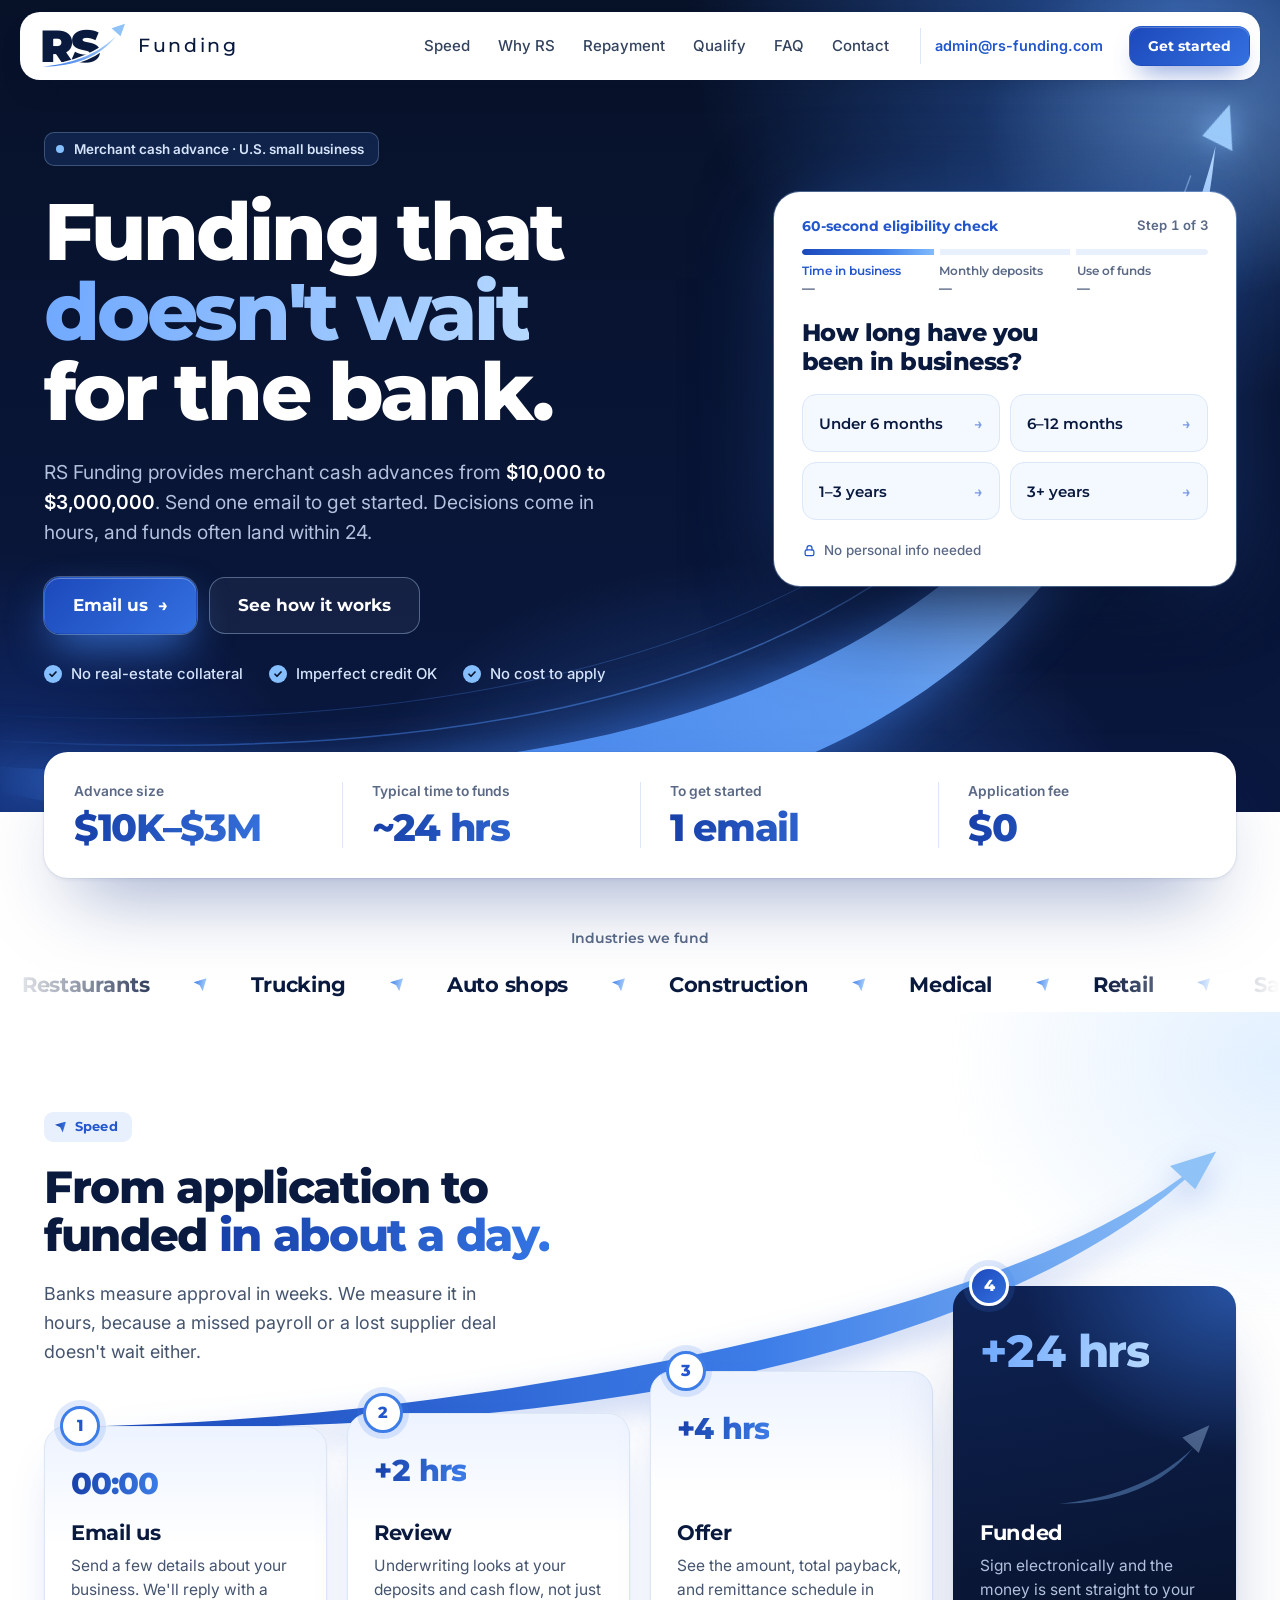
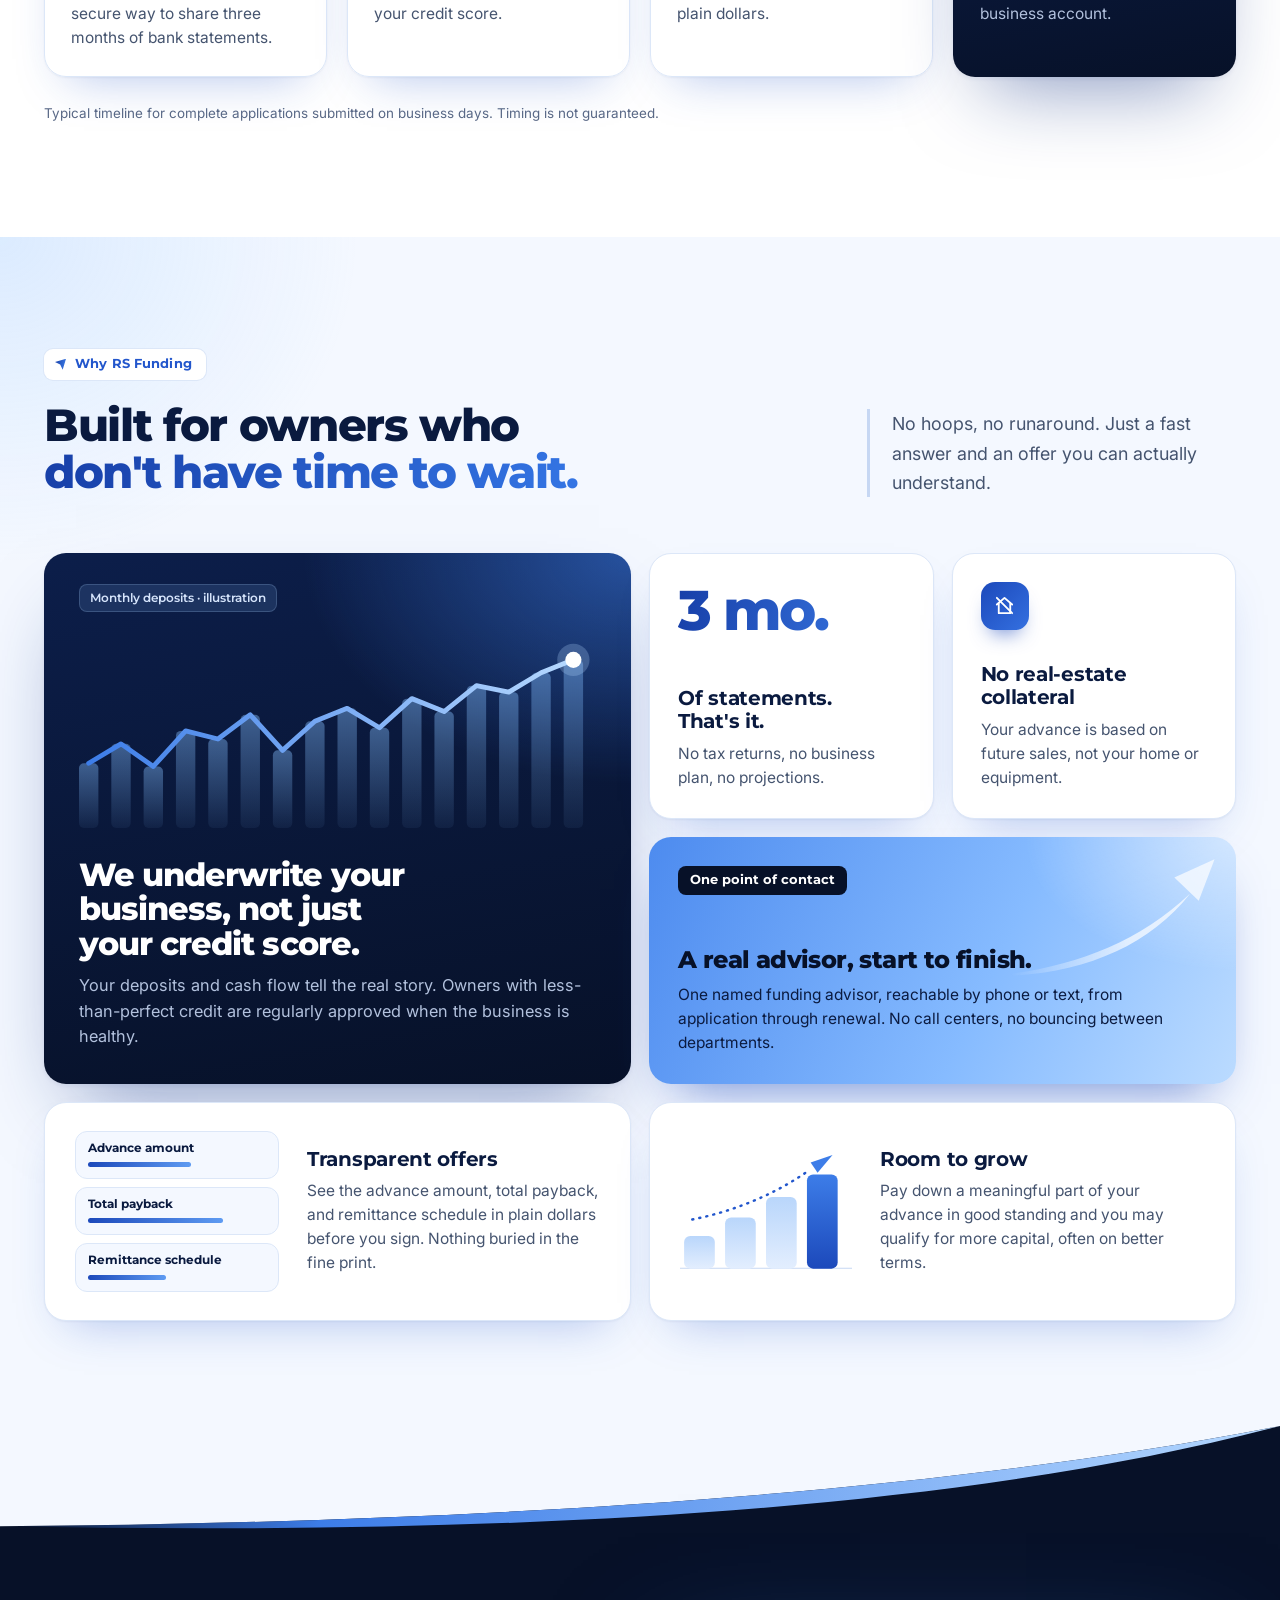
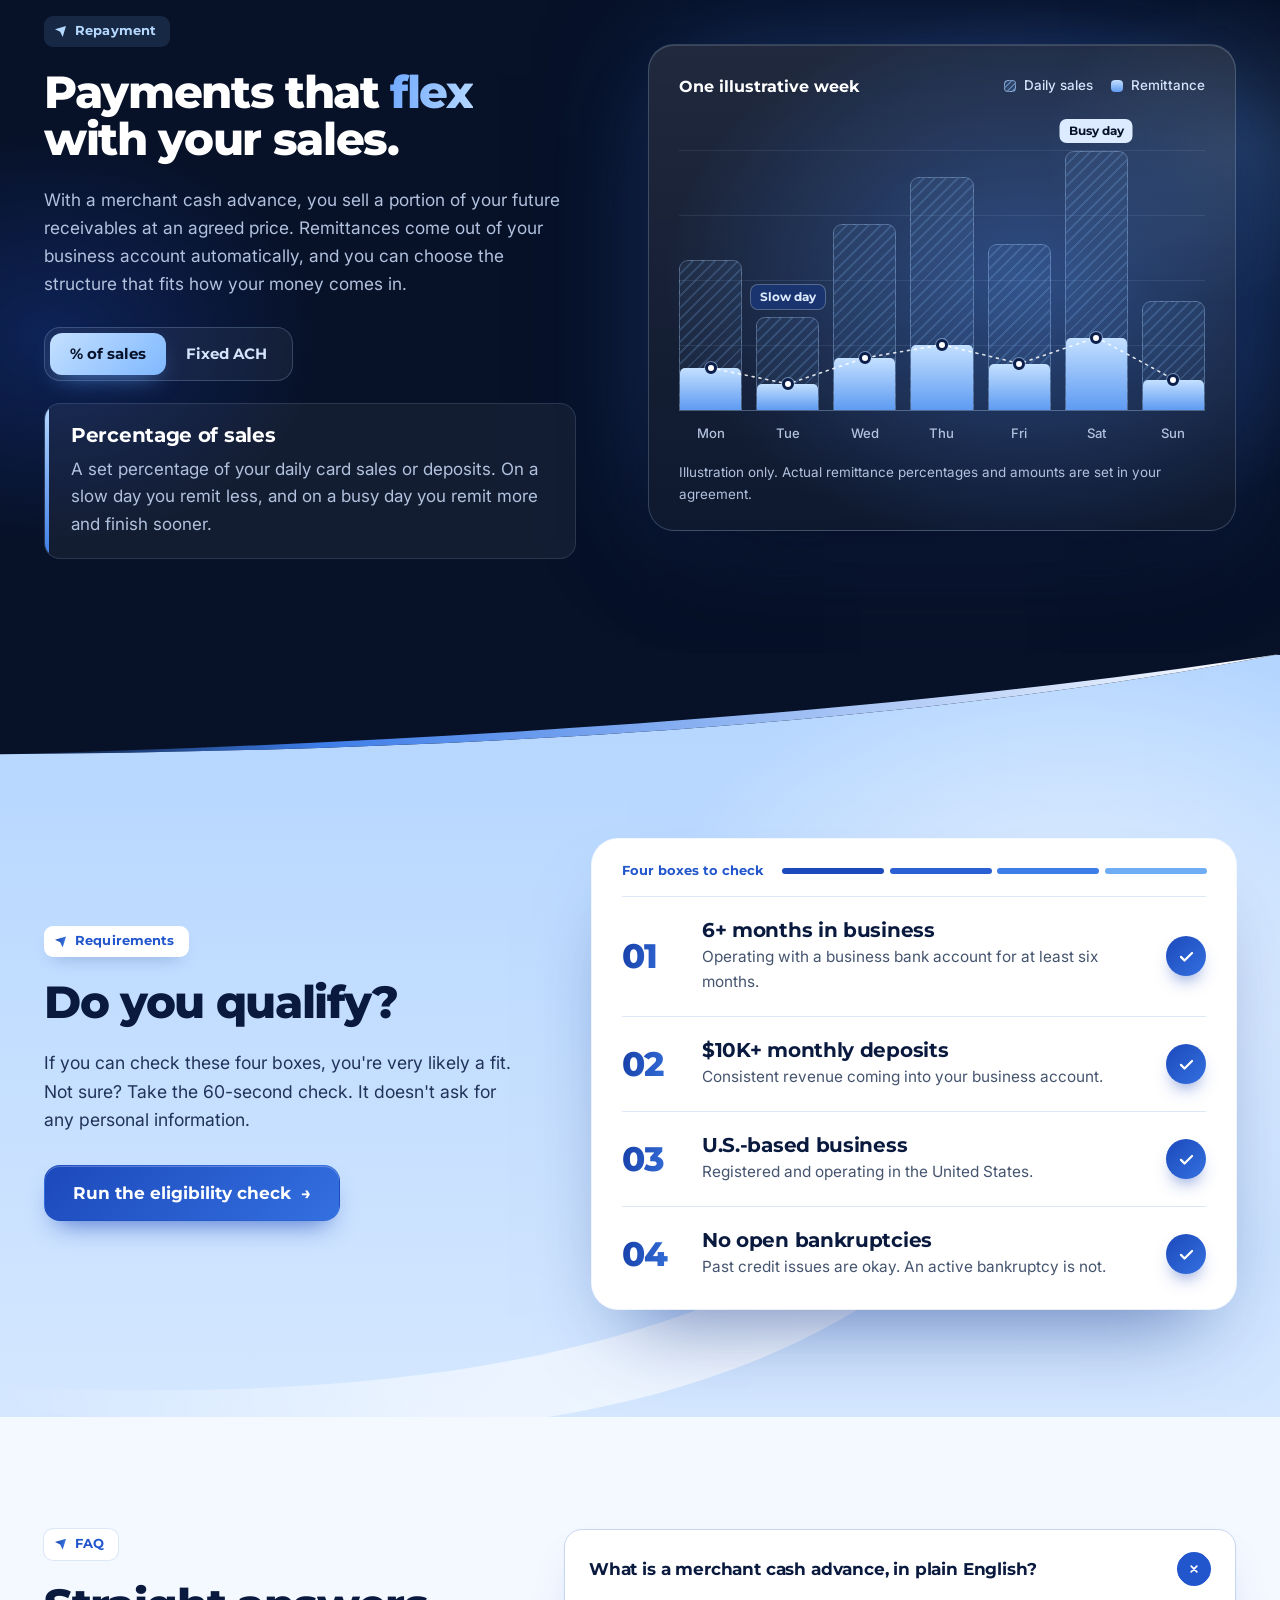
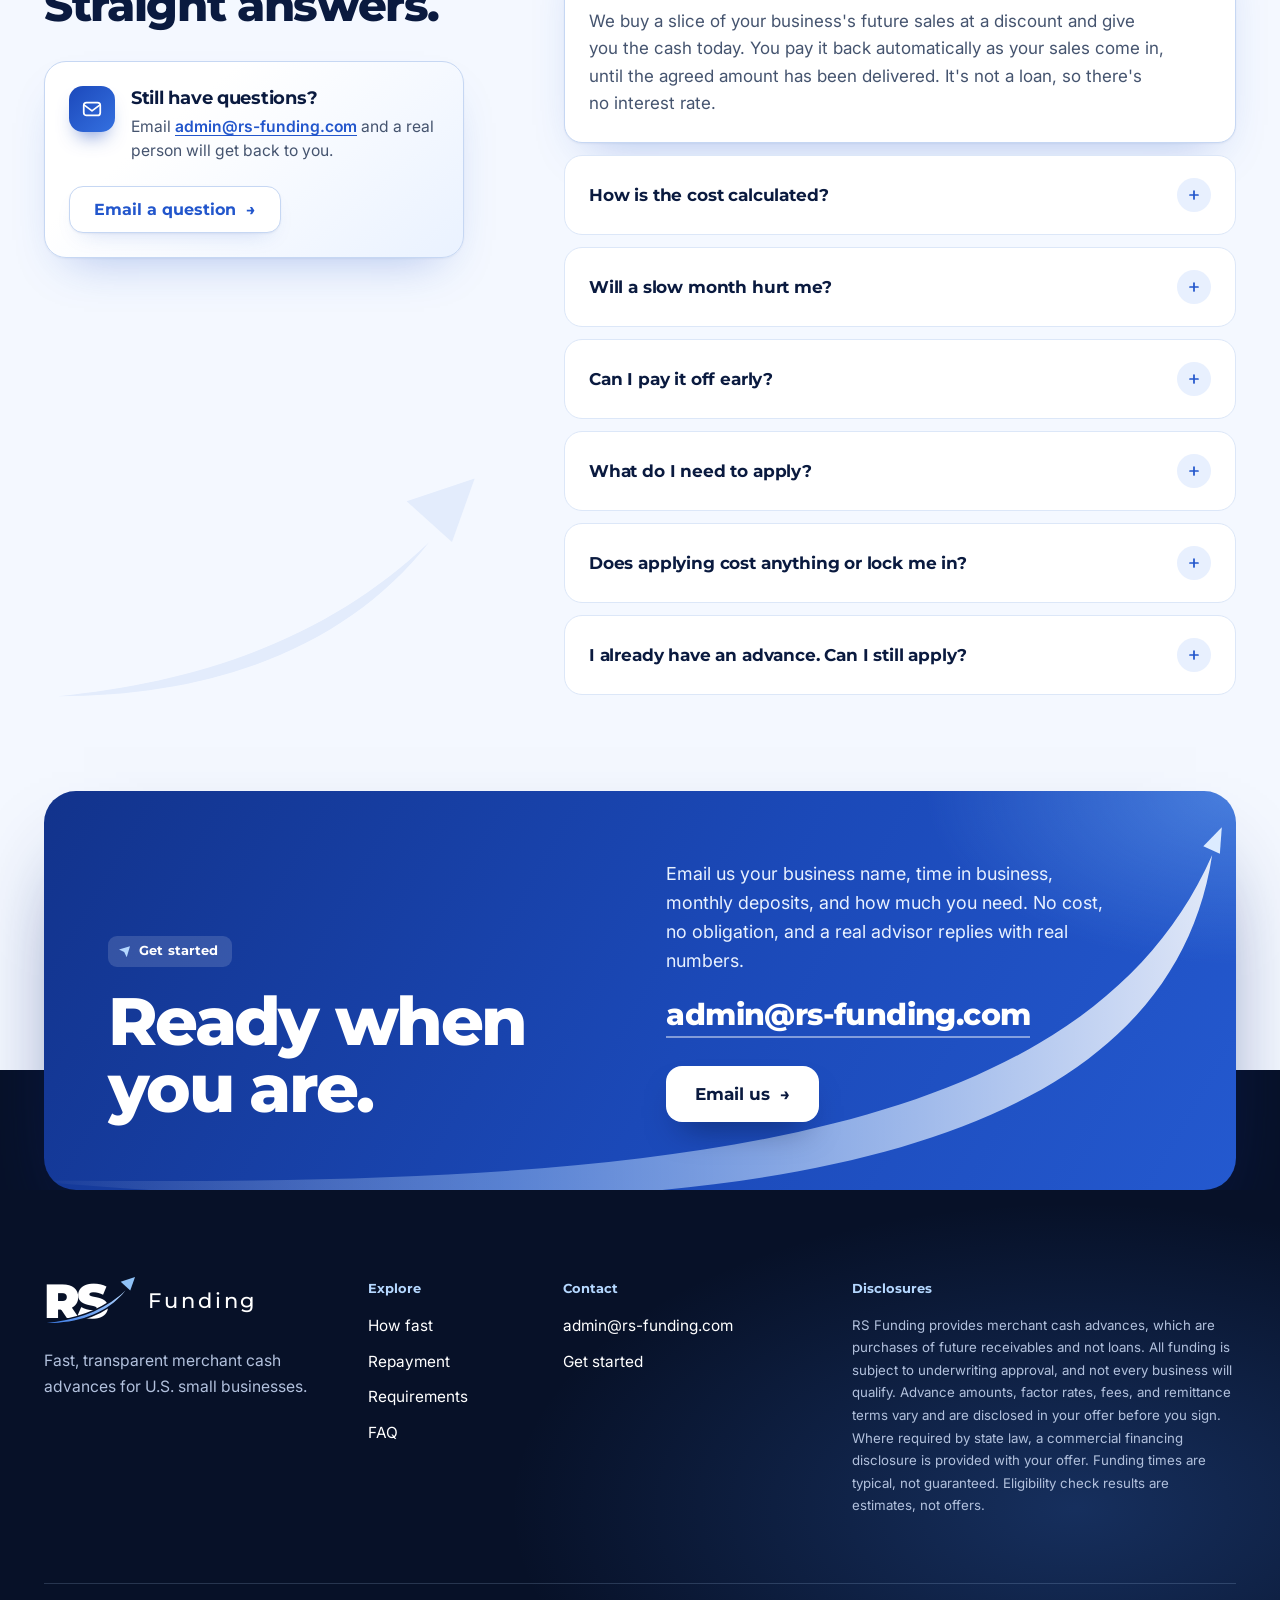
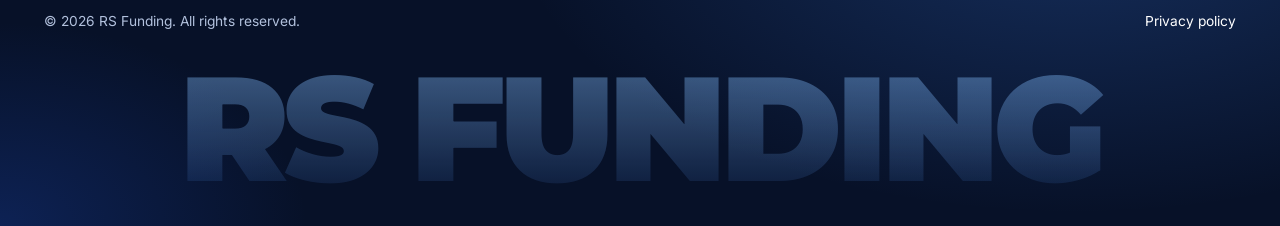
<file: index.html>
<!doctype html>
<html lang="en">
<head>
  <meta charset="utf-8">
  <meta name="viewport" content="width=device-width, initial-scale=1">
  <title>RS Funding | Fast Merchant Cash Advances for Small Business</title>
  <meta name="description" content="RS Funding provides merchant cash advances from $10,000 to $3,000,000. Get started with one email. Decisions in hours, funds often within 24 hours.">
  <meta name="theme-color" content="#071128">
  <meta property="og:type" content="website">
  <meta property="og:title" content="RS Funding | Funding that doesn't wait for the bank">
  <meta property="og:description" content="Merchant cash advances from $10K to $3M. Get started with one email.">
  <meta property="og:url" content="https://rs-funding.com/">
  <meta property="og:site_name" content="RS Funding">
  <meta property="og:image" content="https://rs-funding.com/brand/og-image.png">
  <meta property="og:image:width" content="1200">
  <meta property="og:image:height" content="630">
  <meta property="og:image:alt" content="RS Funding logo with its blue swoosh, above the line Funding that doesn't wait for the bank">
  <meta name="twitter:card" content="summary_large_image">
  <link rel="canonical" href="https://rs-funding.com/">
  <link rel="icon" type="image/png" href="brand/icon-512.png">
  <link rel="apple-touch-icon" href="brand/icon-512.png">
  <link rel="icon" href="data:image/svg+xml,%3Csvg xmlns='http://www.w3.org/2000/svg' viewBox='0 0 32 32'%3E%3Crect width='32' height='32' rx='8' fill='%23071128'/%3E%3Ctext x='3.5' y='21' font-family='Arial Black,Arial,sans-serif' font-weight='900' font-size='14' fill='white'%3ERS%3C/text%3E%3Cpath d='M3 25c10-.5 17-4 23-12-4 8-12 12-23 12z' fill='%2385BFFF'/%3E%3C/svg%3E">
  <link rel="preconnect" href="https://fonts.googleapis.com">
  <link rel="preconnect" href="https://fonts.gstatic.com" crossorigin>
  <link href="https://fonts.googleapis.com/css2?family=Inter:wght@400..700&family=Montserrat:wght@400..900&display=swap" rel="stylesheet">
  <link rel="stylesheet" href="styles.css">
  <noscript><style>.quiz__step,.quiz__bar,.quiz__segs,.quiz__count,.quiz__foot,.burger{display:none!important}</style></noscript>
  <script type="application/ld+json">
  {"@context":"https://schema.org","@type":"FinancialService","name":"RS Funding","url":"https://rs-funding.com/","email":"admin@rs-funding.com","description":"Merchant cash advances from $10,000 to $3,000,000 for U.S. small businesses.","areaServed":"US"}
  </script>
</head>
<body>
<a class="skip" href="#main">Skip to content</a>

<header class="nav-shell">
  <nav class="navbar" aria-label="Primary">
    <a class="logo" href="index.html" aria-label="RS Funding home">
      <svg class="logo__mark" viewBox="0 0 96 56" aria-hidden="true"><defs><linearGradient id="rsSwN" x1="0" y1="1" x2="1" y2="0"><stop offset="0" stop-color="#3D7DE8"/><stop offset="1" stop-color="#B5D8FF"/></linearGradient></defs><text x="0" y="46" font-family="Montserrat,'Arial Black',sans-serif" font-weight="900" font-size="50" letter-spacing="-3" fill="currentColor">RS</text><path class="logo__cut" d="M3 51 C33 48 62 39 85 17 C67 40 38 51 3 51 Z" fill="url(#rsSwN)"/><path d="M80 8 L95 3 L90 17 Z" fill="#8FC2F7"/></svg>
      <span class="logo__word">Funding</span>
    </a>
    <div class="navbar__links" id="links">
      <a href="#speed">Speed</a>
      <a href="#why">Why RS</a>
      <a href="#repay">Repayment</a>
      <a href="#qualify">Qualify</a>
      <a href="#faq">FAQ</a>
      <a href="#contact">Contact</a>
    </div>
    <a class="navbar__mail" href="mailto:admin@rs-funding.com">admin@rs-funding.com</a>
    <a class="btn btn--primary btn--sm" href="#contact">Get started</a>
    <button class="burger" type="button" aria-expanded="false" aria-controls="links" aria-label="Open menu"><span></span><span></span><span></span></button>
  </nav>
</header>

<main id="main">

  <!-- HERO -->
  <section class="hero" id="top">
    <div class="hero__art" aria-hidden="true">
      <div class="hero__sweep">
        <svg class="hero__swoosh" viewBox="0 0 1368 680" preserveAspectRatio="none" focusable="false">
          <defs>
            <linearGradient id="heroSw" gradientUnits="userSpaceOnUse" x1="0" y1="660" x2="1368" y2="0">
              <stop offset="0" stop-color="#3D7DE8" stop-opacity="0"/>
              <stop offset=".18" stop-color="#3D7DE8"/>
              <stop offset=".62" stop-color="#5E9BF2"/>
              <stop offset="1" stop-color="#B5D8FF"/>
            </linearGradient>
            <filter id="heroGlow" x="-10%" y="-30%" width="120%" height="160%"><feGaussianBlur stdDeviation="30"/></filter>
          </defs>
          <path d="M-30 632 C600 668 1190 610 1368 0 C1292 652 680 792 -30 654 Z" fill="#3D7DE8" filter="url(#heroGlow)" opacity=".7"/>
          <path d="M-30 632 C600 668 1190 610 1368 0 C1292 652 680 792 -30 654 Z" fill="url(#heroSw)"/>
          <path d="M-30 606 C560 636 1130 566 1340 30" fill="none" stroke="url(#heroSw)" stroke-width="1.5" opacity=".5" vector-effect="non-scaling-stroke"/>
          <path d="M-30 580 C520 606 1080 526 1312 60" fill="none" stroke="url(#heroSw)" stroke-width="1" opacity=".28" vector-effect="non-scaling-stroke"/>
        </svg>
        <svg class="hero__tip" viewBox="0 0 40 48" focusable="false"><path d="M21 0 L38 46 L3 40 Z" fill="#9CCBFA"/></svg>
      </div>
    </div>

    <div class="wrap hero__grid">
      <div class="hero__copy">
        <p class="tag"><span class="dot"></span> Merchant cash advance &middot; U.S. small business</p>
        <h1>Funding that <span class="hl">doesn't wait</span> for the bank.</h1>
        <p class="hero__sub">RS Funding provides merchant cash advances from <strong>$10,000 to $3,000,000</strong>. Send one email to get started. Decisions come in hours, and funds often land within 24.</p>
        <div class="hero__actions">
          <a class="btn btn--primary btn--lg" href="mailto:admin@rs-funding.com?subject=Funding%20request" data-mail>Email us <span class="arrow" aria-hidden="true">&rarr;</span></a>
          <a class="btn btn--ghost btn--lg" href="#speed">See how it works</a>
        </div>
        <ul class="hero__proof">
          <li>No real-estate collateral</li>
          <li>Imperfect credit OK</li>
          <li>No cost to apply</li>
        </ul>
        <svg class="hero__mini" viewBox="0 0 360 112" aria-hidden="true" focusable="false">
          <defs>
            <linearGradient id="miniSw" gradientUnits="userSpaceOnUse" x1="0" y1="104" x2="326" y2="30"><stop offset="0" stop-color="#3D7DE8" stop-opacity="0"/><stop offset=".22" stop-color="#3D7DE8"/><stop offset="1" stop-color="#B5D8FF"/></linearGradient>
            <filter id="miniGlow" x="-10%" y="-40%" width="120%" height="180%"><feGaussianBlur stdDeviation="9"/></filter>
          </defs>
          <path d="M2 100 C120 100 244 84 320 36 C262 96 128 112 2 100 Z" fill="#3D7DE8" filter="url(#miniGlow)" opacity=".75"/>
          <path d="M2 100 C120 100 244 84 320 36 C262 96 128 112 2 100 Z" fill="url(#miniSw)"/>
          <path d="M40 90 C130 86 232 66 300 30" fill="none" stroke="url(#miniSw)" stroke-width="1" opacity=".5"/>
          <path d="M310 16 L352 4 L334 42 Z" fill="#9CCBFA"/>
        </svg>
      </div>

      <!-- Eligibility quiz -->
      <div class="quiz" id="quiz">
        <div class="quiz__top"><h2 class="quiz__title">60-second eligibility check</h2><span class="quiz__count" id="quizCount">Step 1 of 3</span></div>
        <div class="quiz__bar" aria-hidden="true"><span id="quizBar"></span></div>
        <ol class="quiz__segs" aria-hidden="true">
          <li class="is-current" data-seg="tib"><span data-short="In business">Time in business</span><b data-read="tib">&mdash;</b></li>
          <li data-seg="dep"><span data-short="Deposits">Monthly deposits</span><b data-read="dep">&mdash;</b></li>
          <li data-seg="use"><span data-short="Use of funds">Use of funds</span><b data-read="use">&mdash;</b></li>
        </ol>

        <div class="quiz__step is-active" data-q="tib">
          <h3 tabindex="-1">How long have you been in business?</h3>
          <div class="chips">
            <button type="button" class="chip" data-value="lt6" aria-pressed="false">Under 6 months</button>
            <button type="button" class="chip" data-value="6-12" aria-pressed="false">6–12 months</button>
            <button type="button" class="chip" data-value="1-3" aria-pressed="false">1–3 years</button>
            <button type="button" class="chip" data-value="3plus" aria-pressed="false">3+ years</button>
          </div>
        </div>

        <div class="quiz__step" data-q="dep">
          <h3 tabindex="-1">Average monthly deposits?</h3>
          <div class="chips">
            <button type="button" class="chip" data-value="lt10" aria-pressed="false">Under $10K</button>
            <button type="button" class="chip" data-value="10-25" aria-pressed="false">$10K – $25K</button>
            <button type="button" class="chip" data-value="25-75" aria-pressed="false">$25K – $75K</button>
            <button type="button" class="chip" data-value="75-200" aria-pressed="false">$75K – $200K</button>
            <button type="button" class="chip" data-value="200-1m" aria-pressed="false">$200K – $1M</button>
            <button type="button" class="chip" data-value="1mplus" aria-pressed="false">$1M+</button>
          </div>
        </div>

        <div class="quiz__step" data-q="use">
          <h3 tabindex="-1">What's the money for?</h3>
          <div class="chips">
            <button type="button" class="chip" data-value="inventory" aria-pressed="false">Inventory</button>
            <button type="button" class="chip" data-value="payroll" aria-pressed="false">Payroll</button>
            <button type="button" class="chip" data-value="equipment" aria-pressed="false">Equipment</button>
            <button type="button" class="chip" data-value="expansion" aria-pressed="false">Expansion</button>
            <button type="button" class="chip" data-value="marketing" aria-pressed="false">Marketing</button>
            <button type="button" class="chip" data-value="other" aria-pressed="false">Something else</button>
          </div>
        </div>

        <div class="quiz__step" data-result aria-live="polite">
          <p class="quiz__label" id="quizLabel">You may qualify for</p>
          <p class="quiz__amount" id="quizAmount">Up to $90,000</p>
          <p class="quiz__msg" id="quizMsg">Based on your answers, your business looks like a fit. Your final amount depends on a quick review of your bank statements.</p>
          <a class="btn btn--primary btn--lg" id="quizCta" href="mailto:admin@rs-funding.com?subject=Funding%20request">Email my results <span class="arrow" aria-hidden="true">&rarr;</span></a>
        </div>

        <div class="quiz__foot">
          <button type="button" class="linkbtn" id="quizBack" hidden>&larr; Back</button>
          <button type="button" class="linkbtn" id="quizReset" hidden>Start over</button>
          <span class="quiz__secure"><svg viewBox="0 0 24 24" aria-hidden="true"><rect x="5" y="11" width="14" height="9" rx="2.5"/><path d="M8 11V8a4 4 0 0 1 8 0v3"/></svg>No personal info needed</span>
        </div>
        <noscript><p class="quiz__nojs">This check needs JavaScript. You can email your time in business, monthly deposits and use of funds to <a href="mailto:admin@rs-funding.com">admin@rs-funding.com</a> instead.</p></noscript>
      </div>
    </div>

    <div class="wrap">
      <dl class="stats">
        <div><dt>Advance size</dt><dd>$10K–$3M</dd></div>
        <div><dt>Typical time to funds</dt><dd>~24 hrs</dd></div>
        <div><dt>To get started</dt><dd>1 email</dd></div>
        <div><dt>Application fee</dt><dd>$0</dd></div>
      </dl>
    </div>
  </section>

  <!-- INDUSTRIES -->
  <div class="industries">
    <p class="industries__label" id="industries-label">Industries we fund</p>
    <div class="ticker" role="group" aria-labelledby="industries-label">
      <div class="ticker__track">
        <div class="ticker__group">
          <span>Restaurants</span><span>Trucking</span><span>Auto shops</span><span>Construction</span><span>Medical</span><span>Retail</span><span>Salons</span><span>E-commerce</span><span>Hospitality</span><span>Landscaping</span><span>Wholesale</span>
        </div>
        <div class="ticker__group" aria-hidden="true">
          <span>Restaurants</span><span>Trucking</span><span>Auto shops</span><span>Construction</span><span>Medical</span><span>Retail</span><span>Salons</span><span>E-commerce</span><span>Hospitality</span><span>Landscaping</span><span>Wholesale</span>
        </div>
      </div>
    </div>
  </div>

  <!-- SPEED -->
  <section class="sec sec--speed" id="speed">
    <div class="wrap">
      <div class="sec__head sec__head--stack">
        <p class="kicker">Speed</p>
        <h2>From application to funded <span class="hl-ink">in about a day.</span></h2>
        <p>Banks measure approval in weeks. We measure it in hours, because a missed payroll or a lost supplier deal doesn't wait either.</p>
      </div>

      <div class="tl">
        <svg class="tl__curve" viewBox="0 0 1000 262" aria-hidden="true" focusable="false">
          <defs>
            <linearGradient id="tlSw" gradientUnits="userSpaceOnUse" x1="0" y1="0" x2="940" y2="0">
              <stop offset="0" stop-color="#1C49BB"/>
              <stop offset=".6" stop-color="#3D7DE8"/>
              <stop offset="1" stop-color="#8FC2F7"/>
            </linearGradient>
          </defs>
          <path d="M0.0 248.0 L16.3 247.7 L32.6 247.2 L48.8 246.6 L65.1 245.9 L81.4 245.1 L97.6 244.2 L113.9 243.1 L130.1 242.0 L146.4 240.8 L162.6 239.5 L178.9 238.0 L195.1 236.5 L211.3 234.9 L227.5 233.2 L243.7 231.4 L259.9 229.5 L276.1 227.5 L292.3 225.4 L308.5 223.2 L324.7 220.9 L340.9 218.6 L357.1 216.1 L373.2 213.6 L389.4 210.9 L405.6 208.2 L421.7 205.4 L437.9 202.5 L454.1 199.5 L470.2 196.4 L486.4 193.2 L502.6 189.9 L518.7 186.5 L534.9 182.9 L551.1 179.3 L567.2 175.6 L583.4 171.7 L599.6 167.7 L615.8 163.5 L632.0 159.2 L648.3 154.8 L664.5 150.2 L680.7 145.4 L697.0 140.4 L713.3 135.2 L729.6 129.7 L745.9 124.0 L762.2 118.0 L778.6 111.7 L795.0 105.0 L811.4 97.8 L827.9 90.3 L844.4 82.1 L860.9 73.3 L877.5 63.8 L894.2 53.2 L911.0 41.5 L913.0 43.8 L897.2 57.3 L881.3 69.5 L865.4 80.6 L849.3 90.9 L833.3 100.5 L817.2 109.5 L801.0 117.9 L784.8 125.9 L768.6 133.4 L752.4 140.5 L736.1 147.3 L719.9 153.7 L703.6 159.8 L687.3 165.5 L670.9 171.0 L654.6 176.3 L638.2 181.2 L621.9 185.9 L605.5 190.4 L589.1 194.7 L572.8 198.7 L556.4 202.5 L540.0 206.2 L523.6 209.6 L507.2 212.8 L490.7 215.9 L474.3 218.8 L457.9 221.5 L441.5 224.1 L425.1 226.5 L408.7 228.8 L392.3 230.9 L375.9 232.8 L359.5 234.7 L343.1 236.4 L326.7 237.9 L310.3 239.4 L293.9 240.7 L277.6 241.9 L261.2 243.0 L244.8 244.0 L228.5 244.9 L212.1 245.7 L195.8 246.4 L179.4 247.0 L163.1 247.5 L146.8 247.9 L130.4 248.2 L114.1 248.4 L97.8 248.6 L81.5 248.6 L65.2 248.6 L48.9 248.6 L32.6 248.4 L16.3 248.2 L0.0 248.0 Z" fill="url(#tlSw)"/>
          <path class="tl__tip" d="M900.2 33 L938.3 21.1 L921 52.1 Z" fill="#8FC2F7"/>
        </svg>
        <ol class="timeline">
          <li style="--i:0;--y:.248"><span class="t-time">00:00</span><div class="t-body"><h3>Email us</h3><p>Send a few details about your business. We'll reply with a secure way to share three months of bank statements.</p></div></li>
          <li style="--i:1;--y:.2372"><span class="t-time">+2 hrs</span><div class="t-body"><h3>Review</h3><p>Underwriting looks at your deposits and cash flow, not just your credit score.</p></div></li>
          <li style="--i:2;--y:.2023"><span class="t-time">+4 hrs</span><div class="t-body"><h3>Offer</h3><p>See the amount, total payback, and remittance schedule in plain dollars.</p></div></li>
          <li style="--i:3;--y:.1319"><span class="t-time">+24 hrs</span><div class="t-body"><h3>Funded</h3><p>Sign electronically and the money is sent straight to your business account.</p></div></li>
        </ol>
      </div>
      <p class="fine">Typical timeline for complete applications submitted on business days. Timing is not guaranteed.</p>
    </div>
  </section>

  <!-- WHY -->
  <section class="sec sec--ice sec--why" id="why">
    <div class="wrap">
      <div class="sec__head">
        <div>
          <p class="kicker">Why RS Funding</p>
          <h2>Built for owners who <span class="hl-ink">don't have time to wait.</span></h2>
        </div>
        <p>No hoops, no runaround. Just a fast answer and an offer you can actually understand.</p>
      </div>
      <div class="bento">
        <article class="b b--big">
          <span class="b__tag">Monthly deposits &middot; illustration</span>
          <svg class="b__viz" viewBox="0 0 320 120" aria-hidden="true" focusable="false">
            <defs>
              <linearGradient id="bzBar" x1="0" y1="0" x2="0" y2="1"><stop offset="0" stop-color="#85BFFF" stop-opacity=".42"/><stop offset="1" stop-color="#85BFFF" stop-opacity=".06"/></linearGradient>
              <linearGradient id="bzLine" x1="0" y1="0" x2="1" y2="0"><stop offset="0" stop-color="#3D7DE8"/><stop offset="1" stop-color="#B5D8FF"/></linearGradient>
            </defs>
            <g fill="url(#bzBar)">
              <rect x="0" y="80" width="12" height="40" rx="3"/><rect x="20" y="68" width="12" height="52" rx="3"/><rect x="40" y="82" width="12" height="38" rx="3"/><rect x="60" y="60" width="12" height="60" rx="3"/><rect x="80" y="65" width="12" height="55" rx="3"/><rect x="100" y="50" width="12" height="70" rx="3"/><rect x="120" y="72" width="12" height="48" rx="3"/><rect x="140" y="54" width="12" height="66" rx="3"/><rect x="160" y="46" width="12" height="74" rx="3"/><rect x="180" y="58" width="12" height="62" rx="3"/><rect x="200" y="40" width="12" height="80" rx="3"/><rect x="220" y="48" width="12" height="72" rx="3"/><rect x="240" y="32" width="12" height="88" rx="3"/><rect x="260" y="36" width="12" height="84" rx="3"/><rect x="280" y="24" width="12" height="96" rx="3"/><rect x="300" y="16" width="12" height="104" rx="3"/>
            </g>
            <polyline points="6,80 26,68 46,82 66,60 86,65 106,50 126,72 146,54 166,46 186,58 206,40 226,48 246,32 266,36 286,24 306,16" fill="none" stroke="url(#bzLine)" stroke-width="3" stroke-linejoin="round" stroke-linecap="round"/>
            <circle cx="306" cy="16" r="10" fill="#B5D8FF" opacity=".25"/>
            <circle cx="306" cy="16" r="5" fill="#fff"/>
          </svg>
          <h3>We underwrite your business, not just your credit score.</h3>
          <p>Your deposits and cash flow tell the real story. Owners with less-than-perfect credit are regularly approved when the business is healthy.</p>
        </article>
        <article class="b">
          <span class="b__num">3 mo.</span>
          <h3>Of statements. That's it.</h3>
          <p>No tax returns, no business plan, no projections.</p>
        </article>
        <article class="b">
          <span class="b__icon"><svg viewBox="0 0 24 24" aria-hidden="true"><path d="M4 11l8-7 8 7"/><path d="M6 9.5V20h12V9.5"/><path d="M4 4l16 16"/></svg></span>
          <h3>No real&#8209;estate collateral</h3>
          <p>Your advance is based on future sales, not your home or equipment.</p>
        </article>
        <article class="b b--royal b--wide">
          <svg class="b__sw" viewBox="0 0 96 56" aria-hidden="true" focusable="false"><defs><linearGradient id="advSw" x1="0" y1="0" x2="1" y2="0"><stop offset=".1" stop-color="#fff" stop-opacity="0"/><stop offset=".7" stop-color="#fff"/></linearGradient></defs><path d="M3 51 C33 48 62 39 85 17 C67 40 38 51 3 51 Z" fill="url(#advSw)"/><path d="M78.5 10.5 L95 3 L88.5 20 Z" fill="#fff"/></svg>
          <span class="b__label">One point of contact</span>
          <h3>A real advisor, start to finish.</h3>
          <p>One named funding advisor, reachable by phone or text, from application through renewal. No call centers, no bouncing between departments.</p>
        </article>
        <article class="b b--wide b--row">
          <div class="offer" aria-hidden="true">
            <span class="offer__row"><b>Advance amount</b><i style="--w:58%"></i></span>
            <span class="offer__row"><b>Total payback</b><i style="--w:76%"></i></span>
            <span class="offer__row"><b>Remittance schedule</b><i style="--w:44%"></i></span>
          </div>
          <div>
            <h3>Transparent offers</h3>
            <p>See the advance amount, total payback, and remittance schedule in plain dollars before you sign. Nothing buried in the fine print.</p>
          </div>
        </article>
        <article class="b b--wide b--row">
          <svg class="grow" viewBox="0 0 168 112" aria-hidden="true" focusable="false">
            <defs>
              <linearGradient id="growA" x1="0" y1="0" x2="0" y2="1"><stop offset="0" stop-color="#B9D6FB"/><stop offset="1" stop-color="#E3EEFE"/></linearGradient>
              <linearGradient id="growB" x1="0" y1="0" x2="0" y2="1"><stop offset="0" stop-color="#3D7DE8"/><stop offset="1" stop-color="#1C49BB"/></linearGradient>
            </defs>
            <path d="M0 111.5 H168" stroke="#C6D7F3" stroke-width="1"/>
            <rect x="4" y="80" width="30" height="32" rx="6" fill="url(#growA)"/>
            <rect x="44" y="62" width="30" height="50" rx="6" fill="url(#growA)"/>
            <rect x="84" y="42" width="30" height="70" rx="6" fill="url(#growA)"/>
            <rect x="124" y="20" width="30" height="92" rx="6" fill="url(#growB)"/>
            <path d="M12 64 C52 56 92 40 126 16" fill="none" stroke="#2256CC" stroke-width="2.4" stroke-linecap="round" stroke-dasharray="1 6"/>
            <path d="M127.6 8.4 L149 1 L134.4 18.4 Z" fill="#3D7DE8"/>
          </svg>
          <div>
            <h3>Room to grow</h3>
            <p>Pay down a meaningful part of your advance in good standing and you may qualify for more capital, often on better terms.</p>
          </div>
        </article>
      </div>
    </div>
  </section>

  <!-- REPAYMENT -->
  <section class="sec band" id="repay">
    <svg class="sweep sweep--top" viewBox="0 0 1440 120" preserveAspectRatio="none" aria-hidden="true" focusable="false">
      <defs><linearGradient id="swTop" x1="0" y1="0" x2="1" y2="0"><stop offset="0" stop-color="#3D7DE8" stop-opacity="0"/><stop offset=".25" stop-color="#3D7DE8"/><stop offset="1" stop-color="#B5D8FF"/></linearGradient></defs>
      <path d="M0 121 V112 C520 108 1040 78 1440 0 V121 Z" fill="#071128"/>
      <path d="M0 112 C520 108 1040 78 1440 0 C1060 100 540 122 0 112 Z" fill="url(#swTop)"/>
    </svg>
    <div class="wrap repay">
      <div class="repay__copy">
        <p class="kicker">Repayment</p>
        <h2>Payments that <span class="hl">flex</span> with your sales.</h2>
        <p>With a merchant cash advance, you sell a portion of your future receivables at an agreed price. Remittances come out of your business account automatically, and you can choose the structure that fits how your money comes in.</p>
        <div class="toggle" role="tablist" aria-label="Remittance structure">
          <button type="button" role="tab" id="tab-split" aria-controls="desc-split" aria-selected="true" data-mode="split">% of sales</button>
          <button type="button" role="tab" id="tab-fixed" aria-controls="desc-fixed" aria-selected="false" data-mode="fixed">Fixed ACH</button>
        </div>
        <div class="repay__desc" id="desc-split" role="tabpanel" aria-labelledby="tab-split" data-desc="split">
          <h3>Percentage of sales</h3>
          <p>A set percentage of your daily card sales or deposits. On a slow day you remit less, and on a busy day you remit more and finish sooner.</p>
        </div>
        <div class="repay__desc" id="desc-fixed" role="tabpanel" aria-labelledby="tab-fixed" data-desc="fixed" hidden>
          <h3>Fixed daily or weekly ACH</h3>
          <p>A predictable, fixed amount based on your average revenue, debited each business day or week. Easy to plan around. If revenue drops, you can request a reconciliation.</p>
        </div>
      </div>
      <figure class="chart">
        <div class="chart__head">
          <span class="chart__title">One illustrative week</span>
          <div class="chart__legend"><span class="lg lg--sales">Daily sales</span><span class="lg lg--pay">Remittance</span></div>
        </div>
        <!-- Static copy of the "% of sales" view; main.js redraws it and animates the toggle -->
        <div class="chart__bars" id="bars" role="img" aria-label="Bar chart of one illustrative week. With a percentage of sales, the remittance rises and falls with each day's sales."><div class="bar" style="--s:58%;--p:28%"><span class="bar__pay"></span></div><div class="bar" style="--s:36%;--p:28%"><span class="bar__tag bar__tag--slow">Slow day</span><span class="bar__pay"></span></div><div class="bar" style="--s:72%;--p:28%"><span class="bar__pay"></span></div><div class="bar" style="--s:90%;--p:28%"><span class="bar__pay"></span></div><div class="bar" style="--s:64%;--p:28%"><span class="bar__pay"></span></div><div class="bar" style="--s:100%;--p:28%"><span class="bar__tag">Busy day</span><span class="bar__pay"></span></div><div class="bar" style="--s:42%;--p:28%"><span class="bar__pay"></span></div><svg class="chart__line" viewBox="0 0 600 100" preserveAspectRatio="none" aria-hidden="true" focusable="false"><polyline vector-effect="non-scaling-stroke" points="0,83.76 100,89.92 200,79.84 300,74.80 400,82.08 500,72.00 600,88.24"/></svg></div>
        <div class="chart__days" aria-hidden="true"><span>Mon</span><span>Tue</span><span>Wed</span><span>Thu</span><span>Fri</span><span>Sat</span><span>Sun</span></div>
        <figcaption>Illustration only. Actual remittance percentages and amounts are set in your agreement.</figcaption>
      </figure>
    </div>
    <svg class="sweep sweep--bottom" viewBox="0 0 1440 120" preserveAspectRatio="none" aria-hidden="true" focusable="false">
      <defs><linearGradient id="swBot" x1="0" y1="0" x2="1" y2="0"><stop offset="0" stop-color="#3D7DE8" stop-opacity="0"/><stop offset=".25" stop-color="#3D7DE8"/><stop offset="1" stop-color="#fff"/></linearGradient></defs>
      <path d="M0 -1 H1440 V0 C1040 78 520 108 0 112 Z" fill="#071128"/>
      <path d="M0 112 C520 108 1040 78 1440 0 C1040 62 520 98 0 112 Z" fill="url(#swBot)"/>
    </svg>
  </section>

  <!-- QUALIFY -->
  <section class="sec sec--qualify" id="qualify">
    <svg class="qualify__sw" viewBox="0 0 1440 620" preserveAspectRatio="none" aria-hidden="true" focusable="false">
      <defs><linearGradient id="qSw" gradientUnits="userSpaceOnUse" x1="0" y1="600" x2="1440" y2="60"><stop offset="0" stop-color="#fff" stop-opacity="0"/><stop offset=".3" stop-color="#fff" stop-opacity=".5"/><stop offset="1" stop-color="#fff" stop-opacity=".9"/></linearGradient></defs>
      <path d="M-20 590 C560 612 1180 560 1400 70 C1300 600 640 700 -20 606 Z" fill="url(#qSw)"/>
    </svg>
    <svg class="qualify__tip" viewBox="0 0 40 48" aria-hidden="true" focusable="false"><path d="M21 0 L38 46 L3 40 Z" fill="#fff" fill-opacity=".92"/></svg>
    <div class="wrap req">
      <div class="req__copy">
        <p class="kicker">Requirements</p>
        <h2>Do you qualify?</h2>
        <p>If you can check these four boxes, you're very likely a fit. Not sure? Take the 60-second check. It doesn't ask for any personal information.</p>
        <a class="btn btn--primary btn--lg" href="#quiz">Run the eligibility check <span class="arrow" aria-hidden="true">&rarr;</span></a>
      </div>
      <div class="req__panel">
        <div class="req__meter" aria-hidden="true"><span>Four boxes to check</span><span class="req__segs"><i></i><i></i><i></i><i></i></span></div>
        <ul class="req__list">
          <li style="--i:0"><span class="req__n">01</span><div><h3>6+ months in business</h3><p>Operating with a business bank account for at least six months.</p></div><span class="req__check"><svg viewBox="0 0 24 24" aria-hidden="true"><path d="M5 12.5l4.5 4.5L19 7.5"/></svg></span></li>
          <li style="--i:1"><span class="req__n">02</span><div><h3>$10K+ monthly deposits</h3><p>Consistent revenue coming into your business account.</p></div><span class="req__check"><svg viewBox="0 0 24 24" aria-hidden="true"><path d="M5 12.5l4.5 4.5L19 7.5"/></svg></span></li>
          <li style="--i:2"><span class="req__n">03</span><div><h3>U.S.-based business</h3><p>Registered and operating in the United States.</p></div><span class="req__check"><svg viewBox="0 0 24 24" aria-hidden="true"><path d="M5 12.5l4.5 4.5L19 7.5"/></svg></span></li>
          <li style="--i:3"><span class="req__n">04</span><div><h3>No open bankruptcies</h3><p>Past credit issues are okay. An active bankruptcy is not.</p></div><span class="req__check"><svg viewBox="0 0 24 24" aria-hidden="true"><path d="M5 12.5l4.5 4.5L19 7.5"/></svg></span></li>
        </ul>
      </div>
    </div>
  </section>

  <!-- FAQ -->
  <section class="sec sec--ice sec--faq" id="faq">
    <svg class="faq__sw" viewBox="0 0 96 56" aria-hidden="true" focusable="false"><path d="M3 51 C33 48 62 39 85 17 C67 40 38 51 3 51 Z"/><path d="M80 8 L95 3 L90 17 Z"/></svg>
    <div class="wrap faq-grid">
      <div class="faq__copy">
        <p class="kicker">FAQ</p>
        <h2>Straight answers.</h2>
        <div class="ask">
          <span class="ask__icon"><svg viewBox="0 0 24 24" aria-hidden="true"><rect x="3" y="5" width="18" height="14" rx="3"/><path d="M4 8l8 6 8-6"/></svg></span>
          <h3>Still have questions?</h3>
          <p>Email <a href="mailto:admin@rs-funding.com">admin@rs-funding.com</a> and a real person will get back to you.</p>
          <a class="btn btn--line" href="mailto:admin@rs-funding.com?subject=Question%20for%20RS%20Funding">Email a question <span class="arrow" aria-hidden="true">&rarr;</span></a>
        </div>
      </div>
      <div class="faq">
        <details open>
          <summary>What is a merchant cash advance, in plain English?</summary>
          <p>We buy a slice of your business's future sales at a discount and give you the cash today. You pay it back automatically as your sales come in, until the agreed amount has been delivered. It's not a loan, so there's no interest rate.</p>
        </details>
        <details>
          <summary>How is the cost calculated?</summary>
          <p>With a factor rate, usually written as a decimal like 1.25. Multiply your advance by the factor rate to get the total payback. For example, a $50,000 advance at 1.25 means $62,500 in total. It doesn't compound. Any fees are spelled out in your offer, and depending on your state you may also receive additional cost disclosures.</p>
        </details>
        <details>
          <summary>Will a slow month hurt me?</summary>
          <p>With percentage-of-sales remittance, your payments shrink when your sales do. With fixed ACH, you can request a reconciliation so your remittances reflect what you actually took in.</p>
        </details>
        <details>
          <summary>Can I pay it off early?</summary>
          <p>Some agreements include an early-payoff discount. Ask your advisor before you sign, and we'll show you exactly how early payoff works on your offer.</p>
        </details>
        <details>
          <summary>What do I need to apply?</summary>
          <p>A quick email with a few details about your business, then your last three months of business bank statements, a driver's license, and a voided business check. That's usually everything.</p>
        </details>
        <details>
          <summary>Does applying cost anything or lock me in?</summary>
          <p>No. Applying is free, and you're under no obligation to accept an offer. If the numbers don't work for you, walk away.</p>
        </details>
        <details>
          <summary>I already have an advance. Can I still apply?</summary>
          <p>Possibly. We'll review your existing obligations and only make an offer if your cash flow can comfortably support it. Taking on more than your business can handle isn't good for either of us.</p>
        </details>
      </div>
    </div>
  </section>

  <!-- CONTACT -->
  <section class="final" id="contact">
    <div class="wrap">
      <div class="final__box">
        <svg class="final__sw" viewBox="0 0 1200 400" preserveAspectRatio="none" aria-hidden="true" focusable="false"><defs><linearGradient id="finSw" x1="0" y1="0" x2="1" y2="0"><stop offset="0" stop-color="#fff" stop-opacity="0"/><stop offset=".4" stop-color="#B5D8FF" stop-opacity=".4"/><stop offset="1" stop-color="#fff" stop-opacity=".85"/></linearGradient></defs><path d="M-20 390 C560 396 1040 372 1176 64 C1124 404 600 444 -20 390 Z" fill="url(#finSw)"/></svg>
        <svg class="final__tip" viewBox="0 0 30 30" aria-hidden="true" focusable="false"><path d="M4.7 18.7 L21 2 L19.3 25.3 Z" fill="#DCEBFF"/></svg>
        <div class="final__lead">
          <p class="kicker kicker--on-dark">Get started</p>
          <h2>Ready when you are.</h2>
        </div>
        <div class="final__body">
          <p>Email us your business name, time in business, monthly deposits, and how much you need. No cost, no obligation, and a real advisor replies with real numbers.</p>
          <a class="final__email" href="mailto:admin@rs-funding.com">admin@rs-funding.com</a>
          <div class="final__actions">
            <a class="btn btn--white btn--lg" href="mailto:admin@rs-funding.com?subject=Funding%20request" data-mail>Email us <span class="arrow" aria-hidden="true">&rarr;</span></a>
          </div>
        </div>
      </div>
    </div>
  </section>
</main>

<footer class="foot">
  <div class="wrap">
    <div class="foot__grid">
      <div class="foot__brand">
        <a class="logo logo--light" href="index.html" aria-label="RS Funding home">
          <svg class="logo__mark" viewBox="0 0 96 56" aria-hidden="true"><defs><linearGradient id="rsSwF" x1="0" y1="1" x2="1" y2="0"><stop offset="0" stop-color="#3D7DE8"/><stop offset="1" stop-color="#B5D8FF"/></linearGradient></defs><text x="0" y="46" font-family="Montserrat,'Arial Black',sans-serif" font-weight="900" font-size="50" letter-spacing="-3" fill="currentColor">RS</text><path class="logo__cut" d="M3 51 C33 48 62 39 85 17 C67 40 38 51 3 51 Z" fill="url(#rsSwF)"/><path d="M80 8 L95 3 L90 17 Z" fill="#8FC2F7"/></svg>
          <span class="logo__word">Funding</span>
        </a>
        <p>Fast, transparent merchant cash advances for U.S. small businesses.</p>
      </div>
      <div>
        <p class="foot__label">Explore</p>
        <ul>
          <li><a href="#speed">How fast</a></li>
          <li><a href="#repay">Repayment</a></li>
          <li><a href="#qualify">Requirements</a></li>
          <li><a href="#faq">FAQ</a></li>
        </ul>
      </div>
      <div>
        <p class="foot__label">Contact</p>
        <ul>
          <li><a href="mailto:admin@rs-funding.com">admin@rs-funding.com</a></li>
          <li><a href="#contact">Get started</a></li>
        </ul>
      </div>
      <div class="foot__legal">
        <p class="foot__label">Disclosures</p>
        <p>RS Funding provides merchant cash advances, which are purchases of future receivables and not loans. All funding is subject to underwriting approval, and not every business will qualify. Advance amounts, factor rates, fees, and remittance terms vary and are disclosed in your offer before you sign. Where required by state law, a commercial financing disclosure is provided with your offer. Funding times are typical, not guaranteed. Eligibility check results are estimates, not offers.</p>
      </div>
    </div>
    <div class="foot__bottom">
      <span>&copy; <span data-year>2026</span> RS Funding. All rights reserved.</span>
      <a href="privacy.html">Privacy policy</a>
    </div>
    <div class="foot__mega" aria-hidden="true">RS FUNDING</div>
  </div>
</footer>

<script src="main.js" defer></script>
</body>
</html>
</file>
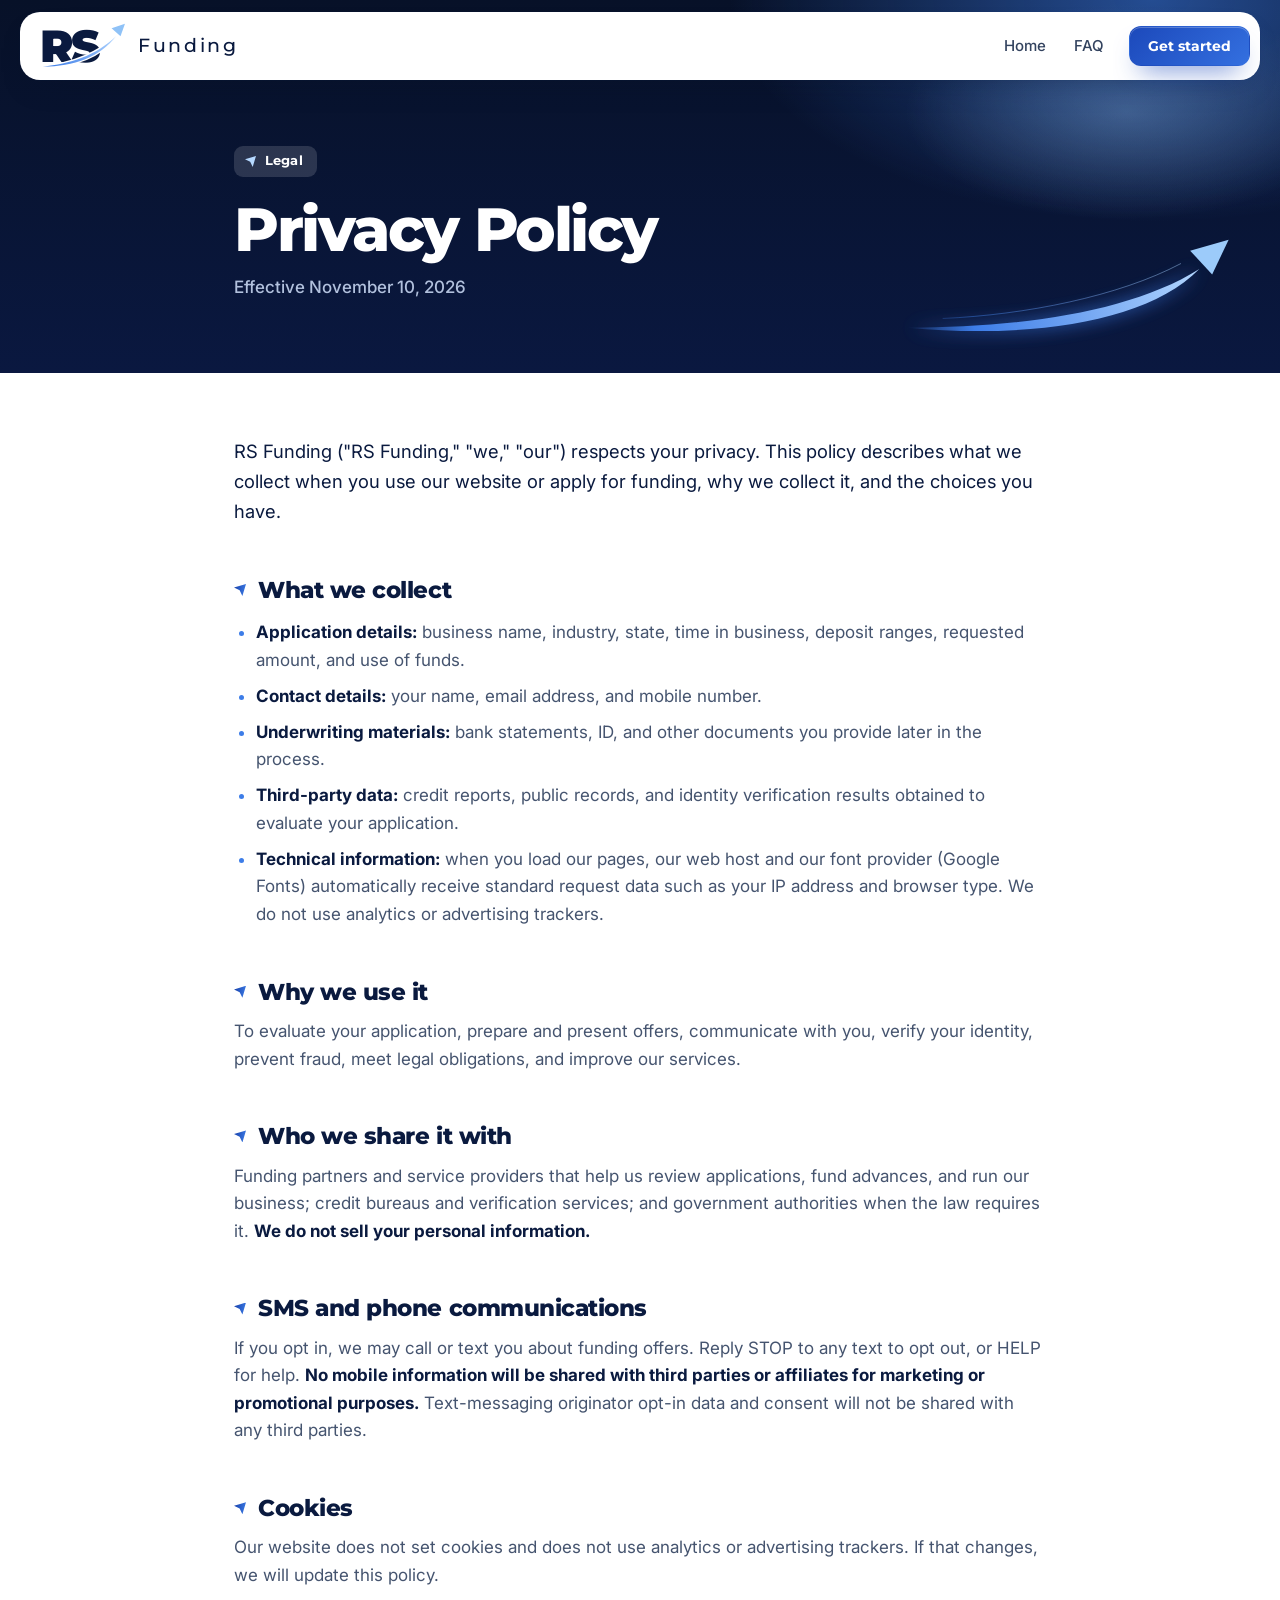
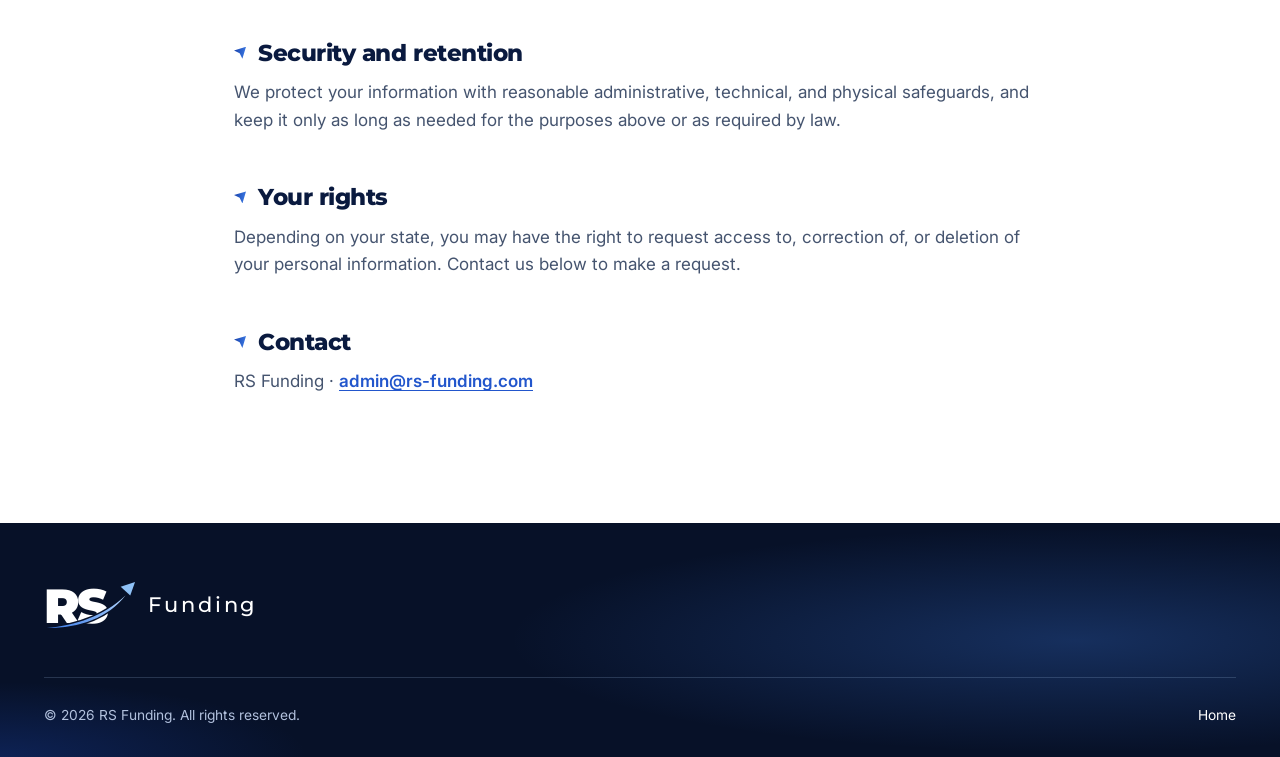
<file: privacy.html>
<!doctype html>
<html lang="en">
<head>
  <meta charset="utf-8">
  <meta name="viewport" content="width=device-width, initial-scale=1">
  <title>Privacy Policy | RS Funding</title>
  <meta name="robots" content="noindex">
  <meta name="theme-color" content="#071128">
  <link rel="icon" type="image/png" href="brand/icon-512.png">
  <link rel="apple-touch-icon" href="brand/icon-512.png">
  <link rel="icon" href="data:image/svg+xml,%3Csvg xmlns='http://www.w3.org/2000/svg' viewBox='0 0 32 32'%3E%3Crect width='32' height='32' rx='8' fill='%23071128'/%3E%3Ctext x='3.5' y='21' font-family='Arial Black,Arial,sans-serif' font-weight='900' font-size='14' fill='white'%3ERS%3C/text%3E%3Cpath d='M3 25c10-.5 17-4 23-12-4 8-12 12-23 12z' fill='%2385BFFF'/%3E%3C/svg%3E">
  <link rel="preconnect" href="https://fonts.googleapis.com">
  <link rel="preconnect" href="https://fonts.gstatic.com" crossorigin>
  <link href="https://fonts.googleapis.com/css2?family=Inter:wght@400..700&family=Montserrat:wght@400..900&display=swap" rel="stylesheet">
  <link rel="stylesheet" href="styles.css">
</head>
<body>
<a class="skip" href="#main">Skip to content</a>

<header class="nav-shell">
  <nav class="navbar navbar--legal" aria-label="Primary">
    <a class="logo" href="index.html" aria-label="RS Funding home">
      <svg class="logo__mark" viewBox="0 0 96 56" aria-hidden="true"><defs><linearGradient id="rsSwN" x1="0" y1="1" x2="1" y2="0"><stop offset="0" stop-color="#3D7DE8"/><stop offset="1" stop-color="#B5D8FF"/></linearGradient></defs><text x="0" y="46" font-family="Montserrat,'Arial Black',sans-serif" font-weight="900" font-size="50" letter-spacing="-3" fill="currentColor">RS</text><path class="logo__cut" d="M3 51 C33 48 62 39 85 17 C67 40 38 51 3 51 Z" fill="url(#rsSwN)"/><path d="M80 8 L95 3 L90 17 Z" fill="#8FC2F7"/></svg>
      <span class="logo__word">Funding</span>
    </a>
    <div class="navbar__links">
      <a href="index.html">Home</a>
      <a href="index.html#faq">FAQ</a>
    </div>
    <a class="btn btn--primary btn--sm" href="index.html#contact">Get started</a>
  </nav>
</header>

<main class="legal" id="main">
  <div class="legal__head">
    <svg class="legal__sw" viewBox="0 0 360 112" aria-hidden="true" focusable="false"><defs><linearGradient id="lgSw" gradientUnits="userSpaceOnUse" x1="0" y1="104" x2="326" y2="30"><stop offset="0" stop-color="#3D7DE8" stop-opacity="0"/><stop offset=".22" stop-color="#3D7DE8"/><stop offset="1" stop-color="#B5D8FF"/></linearGradient><filter id="lgGlow" x="-10%" y="-40%" width="120%" height="180%"><feGaussianBlur stdDeviation="9"/></filter></defs><path d="M2 100 C120 100 244 84 320 36 C262 96 128 112 2 100 Z" fill="#3D7DE8" filter="url(#lgGlow)" opacity=".75"/><path d="M2 100 C120 100 244 84 320 36 C262 96 128 112 2 100 Z" fill="url(#lgSw)"/><path d="M40 90 C130 86 232 66 300 30" fill="none" stroke="url(#lgSw)" stroke-width="1" opacity=".5"/><path d="M310 16 L352 4 L334 42 Z" fill="#9CCBFA"/></svg>
    <div class="wrap">
      <p class="kicker">Legal</p>
      <h1>Privacy Policy</h1>
      <p class="legal__date">Effective November 10, 2026</p>
    </div>
  </div>

  <div class="wrap legal__body">
    <p>RS Funding ("RS Funding," "we," "our") respects your privacy. This policy describes what we collect when you use our website or apply for funding, why we collect it, and the choices you have.</p>

    <h2>What we collect</h2>
    <ul>
      <li><strong>Application details:</strong> business name, industry, state, time in business, deposit ranges, requested amount, and use of funds.</li>
      <li><strong>Contact details:</strong> your name, email address, and mobile number.</li>
      <li><strong>Underwriting materials:</strong> bank statements, ID, and other documents you provide later in the process.</li>
      <li><strong>Third-party data:</strong> credit reports, public records, and identity verification results obtained to evaluate your application.</li>
      <li><strong>Technical information:</strong> when you load our pages, our web host and our font provider (Google Fonts) automatically receive standard request data such as your IP address and browser type. We do not use analytics or advertising trackers.</li>
    </ul>

    <h2>Why we use it</h2>
    <p>To evaluate your application, prepare and present offers, communicate with you, verify your identity, prevent fraud, meet legal obligations, and improve our services.</p>

    <h2>Who we share it with</h2>
    <p>Funding partners and service providers that help us review applications, fund advances, and run our business; credit bureaus and verification services; and government authorities when the law requires it. <strong>We do not sell your personal information.</strong></p>

    <h2>SMS and phone communications</h2>
    <p>If you opt in, we may call or text you about funding offers. Reply STOP to any text to opt out, or HELP for help. <strong>No mobile information will be shared with third parties or affiliates for marketing or promotional purposes.</strong> Text-messaging originator opt-in data and consent will not be shared with any third parties.</p>

    <h2>Cookies</h2>
    <p>Our website does not set cookies and does not use analytics or advertising trackers. If that changes, we will update this policy.</p>

    <h2>Security and retention</h2>
    <p>We protect your information with reasonable administrative, technical, and physical safeguards, and keep it only as long as needed for the purposes above or as required by law.</p>

    <h2>Your rights</h2>
    <p>Depending on your state, you may have the right to request access to, correction of, or deletion of your personal information. Contact us below to make a request.</p>

    <h2>Contact</h2>
    <p>RS Funding &middot; <a href="mailto:admin@rs-funding.com">admin@rs-funding.com</a></p>
  </div>
</main>

<footer class="foot foot--slim">
  <div class="wrap">
    <a class="logo logo--light" href="index.html" aria-label="RS Funding home">
      <svg class="logo__mark" viewBox="0 0 96 56" aria-hidden="true"><defs><linearGradient id="rsSwF" x1="0" y1="1" x2="1" y2="0"><stop offset="0" stop-color="#3D7DE8"/><stop offset="1" stop-color="#B5D8FF"/></linearGradient></defs><text x="0" y="46" font-family="Montserrat,'Arial Black',sans-serif" font-weight="900" font-size="50" letter-spacing="-3" fill="currentColor">RS</text><path class="logo__cut" d="M3 51 C33 48 62 39 85 17 C67 40 38 51 3 51 Z" fill="url(#rsSwF)"/><path d="M80 8 L95 3 L90 17 Z" fill="#8FC2F7"/></svg>
      <span class="logo__word">Funding</span>
    </a>
    <div class="foot__bottom">
      <span>&copy; <span data-year>2026</span> RS Funding. All rights reserved.</span>
      <a href="index.html">Home</a>
    </div>
  </div>
</footer>
<script src="main.js" defer></script>
</body>
</html>
</file>
<file: styles.css>
/* ==========================================================
   RS Funding — site styles
   Bright white / ice-blue body with deep-navy anchors (hero, repayment band, footer),
   one sky band (requirements) and one royal moment (contact).
   Energy: the logo's royal-to-sky gradient and its swoosh.
   Type: Montserrat (display) + Inter (text)
   ========================================================== */

*,*::before,*::after{box-sizing:border-box}
html{scroll-behavior:smooth;-webkit-text-size-adjust:100%;background:#071128}
[hidden]{display:none!important}

:root{
  --navy:#071128;
  --navy-2:#0B1A3C;
  --panel:#0E1C3B;
  --ink:#0A1A3F;
  --body:#45546F;
  --muted:#5A6986;
  --royal:#3D7DE8;
  --royal-ink:#2256CC;
  --royal-deep:#173FA8;
  --sky:#85BFFF;
  --sky-2:#B5D8FF;
  --tip:#8FC2F7;
  --ice:#F4F8FF;
  --ice-2:#E8F0FE;
  --line:#DCE7F8;
  --line-2:#C6D7F3;
  --on-navy:#F3F7FF;
  --on-navy-muted:#B2C1DD;
  --grad:linear-gradient(100deg,#3D7DE8,#B5D8FF);
  --grad-ink:linear-gradient(100deg,#173FA8 0%,#3D7DE8 100%);
  --grad-sky:linear-gradient(100deg,#6FA8FF 0%,#B5D8FF 100%);
  --grad-btn:linear-gradient(135deg,#1C49BB 0%,#3470E0 100%);
  --shadow-sm:0 1px 2px rgba(13,38,94,.05),0 10px 24px -14px rgba(30,79,196,.28);
  --shadow:0 1px 2px rgba(13,38,94,.05),0 22px 46px -24px rgba(30,79,196,.36);
  --shadow-lg:0 2px 4px rgba(13,38,94,.06),0 40px 80px -32px rgba(16,48,130,.5);
  --font:"Montserrat",system-ui,-apple-system,"Segoe UI",Roboto,sans-serif;
  --text:"Inter",system-ui,-apple-system,"Segoe UI",Roboto,sans-serif;
  --wrap:1240px;
  --sweep:clamp(48px,8.4vw,120px);
}

body{margin:0;background:#071128;color:var(--body);font-family:var(--text);font-size:17px;line-height:1.62;-webkit-font-smoothing:antialiased}
main{display:block;background:#fff}
img,svg{display:block;max-width:100%}
a{color:inherit}
h1,h2,h3{font-family:var(--font);color:var(--ink);font-weight:800;letter-spacing:-.03em;line-height:1.06;margin:0 0 .5em;text-wrap:balance}
h1{font-size:clamp(2.6rem,7vw,5rem);letter-spacing:-.04em;line-height:1}
h2{font-size:clamp(1.95rem,3.5vw,3rem)}
h3{font-size:1.22rem;font-weight:700;letter-spacing:-.015em;line-height:1.2}
p{margin:0 0 1em}
:focus-visible{outline:3px solid var(--royal-ink);outline-offset:3px;border-radius:6px}
.hero :focus-visible,.band :focus-visible,.foot :focus-visible,.final__box :focus-visible,.legal__head :focus-visible{outline-color:var(--sky-2)}
.hero .quiz :focus-visible{outline-color:var(--royal-ink)}
section[id]{scroll-margin-top:92px}
#quiz{scroll-margin-top:220px}
::selection{background:var(--royal);color:#fff}

.wrap{max-width:var(--wrap);margin:0 auto;padding:0 24px}
.sr-only{position:absolute;width:1px;height:1px;padding:0;margin:-1px;overflow:hidden;clip:rect(0,0,0,0);white-space:nowrap;border:0}
.skip{position:absolute;left:16px;top:-80px;z-index:100;background:var(--royal-ink);color:#fff;padding:10px 16px;border-radius:10px;text-decoration:none;font-weight:700}
.skip:focus{top:12px}
.fine{font-size:.84rem;color:var(--muted);margin:26px 0 0}

/* Gradient phrase inside headlines: sky on navy, royal on light */
.hl{color:var(--sky);background:var(--grad-sky);-webkit-background-clip:text;background-clip:text;-webkit-text-fill-color:transparent}
.hl-ink{color:var(--royal-ink);background:linear-gradient(100deg,#173FA8 0%,#3475E4 100%);-webkit-background-clip:text;background-clip:text;-webkit-text-fill-color:transparent}

/* Section label */
.kicker{display:inline-flex;align-items:center;gap:9px;font:700 .8rem/1 var(--font);letter-spacing:.01em;color:var(--royal-ink);background:var(--ice-2);padding:9px 14px 9px 11px;border-radius:9px;margin:0 0 22px}
.kicker::before{content:"";width:11px;height:11px;flex:none;background:var(--grad-ink);clip-path:polygon(100% 0,0 30%,47% 53%,70% 100%)}
.sec--ice .kicker,.sec--qualify .kicker{background:#fff;box-shadow:0 0 0 1px var(--line)}
.sec--qualify .kicker{box-shadow:0 8px 18px -10px rgba(16,48,130,.4)}
.band .kicker{background:rgba(133,191,255,.13);color:var(--sky-2)}
.band .kicker::before,.kicker--on-dark::before,.legal__head .kicker::before{background:var(--sky-2)}
.kicker--on-dark,.legal__head .kicker{background:rgba(255,255,255,.14);color:#fff}

/* ---------- Buttons ----------
   One primary everywhere: the royal gradient. On the royal contact card it inverts to white. */
.btn{display:inline-flex;align-items:center;justify-content:center;gap:10px;font:700 .98rem/1 var(--font);padding:15px 24px;border-radius:14px;text-decoration:none;border:1px solid transparent;cursor:pointer;transition:background-color .15s,color .15s,border-color .15s,transform .15s,box-shadow .15s,filter .15s;white-space:nowrap}
.btn:hover{transform:translateY(-2px)}
.btn:active{transform:translateY(0)}
.btn--primary{background:var(--grad-btn);color:#fff;box-shadow:0 1px 0 rgba(255,255,255,.25) inset,0 14px 26px -12px rgba(28,73,187,.75)}
.btn--primary:hover{box-shadow:0 1px 0 rgba(255,255,255,.25) inset,0 0 0 1px rgba(181,216,255,.5),0 20px 34px -12px rgba(28,73,187,.95)}
.hero .hero__actions .btn--primary{box-shadow:0 1px 0 rgba(255,255,255,.3) inset,0 0 0 1px rgba(181,216,255,.34),0 18px 44px -10px rgba(61,125,232,.95)}
.btn--ghost{border-color:rgba(181,216,255,.38);color:#fff;background:rgba(255,255,255,.05)}
.btn--ghost:hover{border-color:#fff;background:rgba(255,255,255,.1)}
.btn--white{background:#fff;color:var(--ink);box-shadow:0 18px 34px -16px rgba(4,14,44,.6)}
.btn--white:hover{background:var(--ice)}
.btn--line{background:#fff;color:var(--royal-ink);border-color:var(--line-2);box-shadow:var(--shadow-sm)}
.btn--line:hover{border-color:var(--royal-ink);color:var(--royal-deep)}
.btn--sm{padding:12px 18px;font-size:.9rem;border-radius:12px}
.btn--lg{padding:19px 28px;font-size:1.04rem;border-radius:16px}
.arrow{transition:transform .15s}
.btn:hover .arrow{transform:translateX(3px)}

/* ---------- Logo (recreated from the brand mark) ---------- */
.logo{display:inline-flex;align-items:center;gap:12px;text-decoration:none;color:var(--ink);line-height:1;flex:none;font-family:var(--font)}
.logo .logo__mark{width:86px;height:50px;overflow:visible;flex:none}
.logo__cut{stroke:#fff;stroke-width:3;paint-order:stroke}
.logo__word{font-weight:500;letter-spacing:.14em;font-size:1.2rem;color:var(--ink)}
.logo--light,.logo--light .logo__word{color:#fff}
.logo--light .logo__cut{stroke:var(--navy)}

/* ---------- Navigation bar ---------- */
.nav-shell{position:fixed;top:12px;left:0;right:0;z-index:60;padding:0 16px}
.navbar{max-width:var(--wrap);height:68px;margin:0 auto;display:flex;align-items:center;gap:12px;padding:0 10px 0 20px;border-radius:20px;background:#fff;box-shadow:0 0 0 1px rgba(13,38,94,.06),0 14px 32px -20px rgba(7,17,40,.5);position:relative}
.navbar__links{display:flex;gap:2px;margin-left:auto}
.navbar__links a{padding:10px 13px;border-radius:10px;text-decoration:none;color:#33435F;font-size:.94rem;font-weight:500;transition:color .15s,background-color .15s}
.navbar__links a:hover{color:var(--royal-ink);background:var(--ice-2)}
.navbar__mail{font-size:.9rem;font-weight:600;color:var(--royal-ink);text-decoration:none;padding:6px 14px;margin-left:6px;border-left:1px solid var(--line)}
.navbar__mail:hover{text-decoration:underline;text-underline-offset:3px}
.navbar--legal .navbar__links{display:flex;position:static;flex-direction:row;background:none;box-shadow:none;padding:0;max-height:none;overflow:visible}
.burger{display:none;width:44px;height:44px;border-radius:12px;border:1px solid var(--line-2);background:var(--ice);cursor:pointer;flex-direction:column;align-items:center;justify-content:center;gap:4px;padding:0}
.burger span{display:block;width:17px;height:2px;border-radius:2px;background:var(--ink);transition:transform .2s,opacity .2s}
.burger[aria-expanded="true"] span:nth-child(1){transform:translateY(6px) rotate(45deg)}
.burger[aria-expanded="true"] span:nth-child(2){opacity:0}
.burger[aria-expanded="true"] span:nth-child(3){transform:translateY(-6px) rotate(-45deg)}

/* ---------- Hero ---------- */
.hero{position:relative;isolation:isolate;padding:132px 0 0;color:var(--on-navy)}
.hero__art{position:absolute;inset:0 0 66px 0;z-index:-1;overflow:hidden;background:
  radial-gradient(24% 30% at 94% 15%,rgba(156,203,250,.36),transparent 72%),
  radial-gradient(60% 74% at 92% 2%,rgba(61,125,232,.6),transparent 64%),
  radial-gradient(46% 54% at 58% 106%,rgba(61,125,232,.46),transparent 68%),
  radial-gradient(34% 46% at 0% 100%,rgba(28,73,187,.42),transparent 70%),
  linear-gradient(180deg,#071128 0%,#0A1840 100%)}
/* The swoosh is anchored to the quiz card: its arrow tip always lands at the card's top-right corner. */
.hero__sweep{--m:max(24px,calc(50vw - 596px));position:absolute;top:146px;bottom:0;left:0;right:calc(var(--m) - clamp(-30px,calc(var(--m) * .9 - 60px),60px))}
.hero__swoosh{position:absolute;inset:0;width:100%;height:100%;overflow:visible}
.hero__tip{position:absolute;left:100%;top:0;width:38px;height:46px;margin:-44px 0 0 -19px;transform-origin:50% 96%;transform:rotate(17deg);filter:drop-shadow(0 0 14px rgba(133,191,255,.7))}
.hero__mini{display:none}
.hero__grid{display:grid;grid-template-columns:minmax(0,1fr) 462px;gap:64px;align-items:start}
.tag{display:inline-flex;align-items:center;gap:10px;font:600 .84rem/1.2 var(--text);color:#D5E4FB;border:1px solid rgba(181,216,255,.26);border-radius:10px;padding:8px 14px 8px 11px;margin:0 0 26px;background:rgba(61,125,232,.16)}
.dot{width:8px;height:8px;border-radius:50%;flex:none;background:var(--sky);box-shadow:0 0 0 0 rgba(133,191,255,.5);animation:pulse 2.2s infinite}
@keyframes pulse{0%{box-shadow:0 0 0 0 rgba(133,191,255,.5)}70%{box-shadow:0 0 0 9px rgba(133,191,255,0)}100%{box-shadow:0 0 0 0 rgba(133,191,255,0)}}
.hero h1{color:#fff;max-width:7.3em;margin-bottom:26px;text-wrap:wrap}
.hero h1 .hl{white-space:nowrap}
.hero__sub{font-size:1.2rem;line-height:1.55;color:var(--on-navy-muted);max-width:30em;margin-bottom:30px}
.hero__sub strong{color:#fff;font-weight:600}
.hero__actions{display:flex;flex-wrap:wrap;gap:12px}
.hero__proof{display:flex;flex-wrap:wrap;gap:10px 26px;margin:28px 0 0;padding:0;list-style:none}
.hero__proof li{display:flex;align-items:center;gap:9px;font-size:.93rem;font-weight:500;color:#D5E4FB}
.hero__proof li::before{content:"";width:18px;height:18px;flex:none;border-radius:50%;background:var(--sky) url("data:image/svg+xml,%3Csvg xmlns='http://www.w3.org/2000/svg' viewBox='0 0 24 24' fill='none' stroke='%23071128' stroke-width='3.4' stroke-linecap='round' stroke-linejoin='round'%3E%3Cpath d='M6 12.5l4 4 8-8.5'/%3E%3C/svg%3E") center/12px no-repeat}

/* Quiz */
.quiz{background:#fff;color:var(--body);border-radius:26px;padding:26px 28px 24px;margin-top:60px;box-shadow:0 0 0 1px rgba(181,216,255,.35),0 50px 90px -36px rgba(1,6,24,.9),0 0 90px -20px rgba(61,125,232,.55);position:relative}
.quiz__top{display:flex;justify-content:space-between;align-items:center;gap:12px}
.quiz__title{font:700 .86rem/1.2 var(--font);letter-spacing:0;color:var(--royal-ink);margin:0}
.quiz__count{font:600 .82rem/1.2 var(--text);color:var(--muted);font-variant-numeric:tabular-nums;white-space:nowrap}
/* three-segment progress: one bar, cut into thirds, with a named read-out under each */
.quiz__bar{height:6px;background:var(--ice-2);border-radius:6px;margin:14px 0 0;overflow:hidden;
  -webkit-mask-image:linear-gradient(90deg,#000 calc(33.333% - 3px),transparent 0,transparent calc(33.333% + 3px),#000 0,#000 calc(66.666% - 3px),transparent 0,transparent calc(66.666% + 3px),#000 0);
  mask-image:linear-gradient(90deg,#000 calc(33.333% - 3px),transparent 0,transparent calc(33.333% + 3px),#000 0,#000 calc(66.666% - 3px),transparent 0,transparent calc(66.666% + 3px),#000 0)}
.quiz__bar span{display:block;height:100%;width:33.33%;background:linear-gradient(90deg,#1C49BB,#3D7DE8 60%,#85BFFF);transition:width .4s cubic-bezier(.2,.7,.2,1)}
.quiz__segs{list-style:none;margin:9px 0 22px;padding:0;display:grid;grid-template-columns:repeat(3,minmax(0,1fr));gap:6px}
.quiz__segs li{display:grid;gap:3px;min-width:0}
.quiz__segs span{font:600 .75rem/1.2 var(--font);color:var(--muted)}
.quiz__segs b{font:600 .8rem/1.25 var(--text);color:var(--muted);overflow:hidden;text-overflow:ellipsis;white-space:nowrap}
.quiz__segs .is-current span{color:var(--royal-ink)}
.quiz__segs .is-done span{color:var(--ink)}
.quiz__segs .is-done b{color:var(--royal-ink)}
.quiz__step{display:none}
.quiz__step.is-active{display:block;animation:fadeUp .35s ease}
@keyframes fadeUp{from{opacity:0;transform:translateY(8px)}to{opacity:1;transform:none}}
.quiz h3{font-size:1.5rem;font-weight:800;letter-spacing:-.025em;margin-bottom:18px;outline:none}
.chips{display:grid;grid-template-columns:1fr 1fr;gap:10px}
.chip{font:600 .96rem/1.25 var(--font);text-align:left;padding:16px;border-radius:14px;border:1px solid var(--line);background:var(--ice);color:var(--ink);cursor:pointer;transition:border-color .15s,background-color .15s,transform .15s,box-shadow .15s;display:flex;justify-content:space-between;align-items:center;gap:8px;min-height:58px}
.chip::after{content:"→";color:var(--royal-ink);opacity:.55;transition:transform .15s,opacity .15s;flex:none}
.chip:hover{border-color:var(--royal);background:#fff;transform:translateY(-1px);box-shadow:var(--shadow-sm)}
.chip:hover::after{opacity:1;transform:translateX(3px)}
.chip[aria-pressed="true"]{background:var(--grad-btn);color:#fff;border-color:transparent}
.chip[aria-pressed="true"]::after{color:#fff;opacity:1}
.quiz__foot{display:flex;flex-wrap:wrap;justify-content:space-between;align-items:center;gap:8px 12px;margin-top:18px;min-height:24px}
.linkbtn{white-space:nowrap;background:none;border:0;padding:5px 2px;margin:-5px -2px;color:var(--royal-ink);font:600 .9rem var(--font);cursor:pointer;text-decoration:underline;text-underline-offset:3px}
.linkbtn:hover{color:var(--ink)}
.quiz__secure{white-space:nowrap;display:inline-flex;align-items:center;gap:7px;font-size:.84rem;font-weight:500;color:var(--muted);margin-left:auto}
.quiz__secure svg{width:15px;height:15px;fill:none;stroke:var(--royal-ink);stroke-width:2;stroke-linecap:round;stroke-linejoin:round}
.linkbtn + .quiz__secure,.quiz__foot .linkbtn:not([hidden]) ~ .quiz__secure{margin-left:0}
.quiz__label{font:700 .86rem/1.2 var(--font);color:var(--muted);margin:0}
.quiz__amount{font-family:var(--font);font-size:clamp(2.4rem,4.6vw,3.3rem);font-weight:800;line-height:1.05;margin:8px 0 16px;letter-spacing:-.04em;color:var(--royal-ink);background:var(--grad-ink);-webkit-background-clip:text;background-clip:text;-webkit-text-fill-color:transparent;outline:none}
.quiz__amount.is-soft{background:none;-webkit-text-fill-color:currentColor;color:var(--ink);font-size:clamp(2rem,4vw,2.5rem)}
.quiz__msg{color:var(--body);margin-bottom:22px}
.quiz .btn{width:100%}
.quiz__nojs{margin:16px 0 0;padding:12px 14px;border-radius:12px;background:var(--ice-2);color:var(--ink);font-size:.92rem;line-height:1.5}
.quiz__nojs a{color:var(--royal-ink);font-weight:600;text-underline-offset:3px}

/* ---------- Stats card (overlaps the hero edge) ---------- */
.stats{display:grid;grid-template-columns:repeat(4,1fr);margin:66px 0 0;padding:8px 0;background:#fff;border-radius:24px;box-shadow:0 0 0 1px rgba(13,38,94,.05),var(--shadow-lg);position:relative}
.stats > div{padding:22px 30px;position:relative;display:flex;flex-direction:column}
.stats > div + div::before{content:"";position:absolute;left:0;top:22px;bottom:22px;width:1px;background:var(--line)}
.stats dt{font-size:.86rem;font-weight:600;color:var(--muted);margin-bottom:6px;line-height:1.35}
.stats dd{margin:auto 0 0;font-family:var(--font);font-size:clamp(1.7rem,3vw,2.5rem);font-weight:800;letter-spacing:-.035em;line-height:1.08;color:var(--royal-ink);background:var(--grad-ink);-webkit-background-clip:text;background-clip:text;-webkit-text-fill-color:transparent;white-space:nowrap}

/* ---------- Industries ticker ---------- */
.industries{padding:54px 0 0;background:#fff}
.industries__label{text-align:center;font:600 .86rem/1 var(--font);color:var(--muted);margin:0 0 14px}
.ticker{overflow:hidden;padding:8px 0 10px;-webkit-mask-image:linear-gradient(90deg,transparent,#000 14%,#000 86%,transparent);mask-image:linear-gradient(90deg,transparent,#000 14%,#000 86%,transparent)}
.ticker__track{display:flex;width:max-content;animation:marquee 48s linear infinite}
.ticker:hover .ticker__track{animation-play-state:paused}
.ticker__group{display:flex;flex:none}
.ticker__group span{font-family:var(--font);font-weight:700;font-size:1.3rem;letter-spacing:-.015em;padding:0 22px;display:flex;align-items:center;gap:44px;white-space:nowrap;color:var(--ink)}
.ticker__group span::after{content:"";width:13px;height:13px;flex:none;background:var(--grad);clip-path:polygon(100% 0,0 30%,47% 53%,70% 100%)}
@keyframes marquee{to{transform:translateX(-50%)}}

/* ---------- Sections ---------- */
.sec{padding:112px 0;position:relative}
.sec--ice{background:var(--ice)}
.sec__head{display:grid;grid-template-columns:minmax(0,1.35fr) minmax(0,.65fr);gap:56px;align-items:end;margin-bottom:56px}
.sec__head h2{margin:0}
.sec__head p:not(.kicker){font-size:1.12rem;margin:0;max-width:30em}
.sec__head:not(.sec__head--stack) > p:not(.kicker){padding-left:22px;border-left:3px solid var(--line-2)}
.sec__head--stack{display:block;max-width:52%;margin-bottom:0;position:relative;z-index:1}
.sec__head--stack h2{margin:0 0 20px}
.sec__head--stack > p:not(.kicker){max-width:26em}

/* Speed — the swoosh carries the timeline.
   The curve SVG and the card offsets both scale with the row width, so the four nodes always sit on the curve. */
.sec--speed{padding-top:100px;overflow:hidden;background:radial-gradient(36% 44% at 100% 6%,rgba(133,191,255,.24),transparent 72%),#fff}
.tl{position:relative;margin-top:calc(55px - 24.8%)}
.tl__curve{position:absolute;left:35px;top:0;width:calc(100% + 20px);max-width:none;height:auto;overflow:visible;pointer-events:none;filter:drop-shadow(0 12px 16px rgba(36,89,207,.3))}
.timeline{list-style:none;margin:0;padding:0;display:grid;grid-template-columns:repeat(4,minmax(0,1fr));gap:20px;align-items:stretch;position:relative;counter-reset:step}
.timeline li{counter-increment:step;position:relative;margin-top:calc(var(--y) * (400% + 80px));display:flex;flex-direction:column;background:linear-gradient(180deg,#EDF3FF 0,#fff 120px);border:1px solid var(--line);border-radius:22px;padding:40px 26px 26px;box-shadow:var(--shadow)}
.timeline li::before{content:counter(step);position:absolute;left:15px;top:-21px;width:40px;height:40px;border-radius:50%;background:#fff;border:3px solid var(--royal);box-shadow:0 0 0 6px rgba(61,125,232,.16);display:grid;place-items:center;font:800 .98rem/1 var(--font);color:var(--royal-ink)}
.t-time{display:block;font-family:var(--font);font-weight:800;font-size:1.9rem;letter-spacing:-.035em;line-height:1.1;color:var(--royal-ink);background:var(--grad-ink);-webkit-background-clip:text;background-clip:text;-webkit-text-fill-color:transparent;font-variant-numeric:tabular-nums;align-self:flex-start}
.t-body{margin-top:auto;padding-top:20px}
.timeline h3{font-size:1.3rem;margin-bottom:8px}
.timeline p{margin:0;font-size:.97rem;line-height:1.55;min-height:calc(1.55em * 4)}
.timeline li:last-child{background:radial-gradient(120% 70% at 100% 0%,rgba(61,125,232,.55),transparent 62%),linear-gradient(170deg,#0E2254 0%,#071128 100%);background-origin:border-box;border-color:transparent;box-shadow:var(--shadow-lg)}
.timeline li:last-child::before{background:var(--grad-btn);border-color:#fff;color:#fff}
.timeline li:last-child::after{content:"";position:absolute;right:24px;top:46%;width:56%;aspect-ratio:96/56;transform:translateY(-50%);opacity:.36;pointer-events:none;background:url("data:image/svg+xml,%3Csvg xmlns='http://www.w3.org/2000/svg' viewBox='0 0 96 56'%3E%3Cpath d='M3 51 C33 48 62 39 85 17 C67 40 38 51 3 51 Z' fill='%2385BFFF'/%3E%3Cpath d='M78.5 10.5 L95 3 L88.5 20 Z' fill='%23B5D8FF'/%3E%3C/svg%3E") center/contain no-repeat}
.timeline li:last-child h3{color:#fff}
.timeline li:last-child p{color:var(--on-navy-muted)}
.timeline li:last-child .t-time{font-size:2.8rem;color:var(--sky);background:var(--grad-sky);-webkit-background-clip:text;background-clip:text}
/* scroll-in: a pulse that travels up the swoosh. Every frame keeps all content visible. */
.tl.is-in .timeline li::before{animation:nodePop .75s cubic-bezier(.2,.8,.3,1) both;animation-delay:calc(var(--i) * .22s + .15s)}
.tl.is-in .tl__tip{transform-box:fill-box;transform-origin:20% 80%;animation:tipGo .8s cubic-bezier(.2,.8,.3,1) 1s both}
@keyframes nodePop{0%{transform:scale(1)}45%{transform:scale(1.28);box-shadow:0 0 0 13px rgba(61,125,232,.2)}100%{transform:scale(1)}}
@keyframes tipGo{0%{transform:none}45%{transform:translate(7px,-6px) scale(1.18)}100%{transform:none}}

/* Why — bento */
.sec--why{padding-bottom:calc(104px + var(--sweep));background:radial-gradient(40% 36% at 0% 0%,rgba(133,191,255,.22),transparent 70%),var(--ice)}
.bento{display:grid;grid-template-columns:repeat(4,minmax(0,1fr));gap:18px}
.b{min-height:236px;background:#fff;border:1px solid var(--line);border-radius:22px;padding:28px;display:flex;flex-direction:column;justify-content:flex-end;position:relative;overflow:hidden;box-shadow:var(--shadow);transition:transform .2s,box-shadow .2s}
.b:hover{transform:translateY(-3px);box-shadow:var(--shadow-lg)}
.b h3{margin-bottom:8px}
.b p{margin:0;font-size:.97rem;line-height:1.55}
.b--big{grid-column:span 2;grid-row:span 2;padding:30px 34px 34px;border-color:transparent;background:radial-gradient(90% 70% at 100% 0%,rgba(61,125,232,.55),transparent 62%),linear-gradient(170deg,#0C1E4A 0%,#071128 100%);background-origin:border-box;box-shadow:var(--shadow-lg)}
.b--big h3{color:#fff;font-size:clamp(1.6rem,2.5vw,2.15rem);font-weight:800;letter-spacing:-.03em;line-height:1.08;max-width:15ch;margin-bottom:12px}
.b--big p{color:var(--on-navy-muted);font-size:1.02rem;max-width:32em}
.b__tag{align-self:flex-start;font:600 .76rem/1 var(--font);color:#D5E4FB;background:rgba(133,191,255,.14);border:1px solid rgba(181,216,255,.2);padding:7px 10px;border-radius:8px;margin-bottom:22px}
.b--wide{grid-column:span 2}
.b--row{min-height:0;flex-direction:row;justify-content:flex-start;align-items:center;gap:28px;padding:28px 30px}
/* the one bright card: the logo gradient with navy type */
.b--royal{border-color:transparent;background:radial-gradient(60% 90% at 100% 0%,rgba(255,255,255,.5),transparent 60%),linear-gradient(115deg,#4D8BEF 0%,#86BBFF 58%,#BBDBFF 100%);background-origin:border-box;box-shadow:0 26px 50px -26px rgba(28,73,187,.7)}
.b--royal h3{color:var(--navy);font-size:1.5rem;font-weight:800;letter-spacing:-.025em}
.b--royal p{color:#0B1B40;max-width:34em}
.b__sw{position:absolute;right:18px;top:14px;width:clamp(150px,40%,250px);height:auto;opacity:.7;pointer-events:none}
.b--royal > :not(.b__sw){position:relative}
.b__num{font-family:var(--font);font-size:clamp(2.8rem,4.4vw,3.7rem);font-weight:800;line-height:1;margin-bottom:auto;letter-spacing:-.045em;color:var(--royal-ink);background:var(--grad-ink);-webkit-background-clip:text;background-clip:text;-webkit-text-fill-color:transparent;padding-bottom:18px}
.b__label{align-self:flex-start;font:700 .8rem/1 var(--font);color:#fff;background:var(--navy);padding:8px 12px;border-radius:8px;margin-bottom:auto;position:relative}
.b__viz{width:100%;height:auto;margin-bottom:auto;padding-bottom:30px;overflow:visible}
.b__icon{width:48px;height:48px;flex:none;border-radius:14px;background:var(--grad-btn);box-shadow:0 12px 20px -10px rgba(28,73,187,.7);display:grid;place-items:center;margin-bottom:auto}
.b__icon svg{width:23px;height:23px;stroke:#fff;fill:none;stroke-width:1.9;stroke-linecap:round;stroke-linejoin:round}
.b:not(.b--row) > .b__icon + h3{margin-top:22px}
/* mini graphics for the two lower cards */
.offer{flex:none;width:204px;display:grid;gap:8px}
.offer__row{display:block;background:var(--ice);border:1px solid var(--line);border-radius:12px;padding:10px 12px 11px}
.offer__row b{display:block;font:700 .76rem/1 var(--font);color:var(--ink);margin-bottom:8px;white-space:nowrap}
.offer__row i{display:block;height:5px;border-radius:5px;width:var(--w);background:linear-gradient(90deg,#1C49BB,#5E9BF2)}
.grow{flex:none;width:172px;height:auto;overflow:visible}

/* Swoosh dividers around the navy band */
.sweep{position:absolute;left:0;width:100%;height:var(--sweep);pointer-events:none}
.sweep--top{bottom:calc(100% - 1px)}
.sweep--bottom{top:calc(100% - 1px)}

/* Repayment — navy band */
.band{z-index:1;background:
  radial-gradient(40% 54% at 80% 48%,rgba(61,125,232,.44),transparent 70%),
  radial-gradient(22% 30% at 97% 30%,rgba(133,191,255,.16),transparent 70%),
  radial-gradient(30% 40% at 4% 56%,rgba(28,73,187,.32),transparent 70%),
  var(--navy);color:var(--on-navy-muted);padding:84px 0 96px}
.band h2,.band h3{color:#fff}
.repay{display:grid;grid-template-columns:minmax(0,.95fr) minmax(0,1.05fr);gap:72px;align-items:center}
.repay__copy > p:not(.kicker){font-size:1.08rem}
.toggle{display:inline-flex;padding:5px;border:1px solid rgba(181,216,255,.22);border-radius:16px;background:rgba(255,255,255,.05);margin:12px 0 22px}
.toggle button{font:700 .93rem var(--font);border:0;background:transparent;color:#D5E4FB;padding:12px 20px;border-radius:12px;cursor:pointer;transition:background-color .2s,color .2s}
.toggle button:hover{color:#fff}
.toggle button[aria-selected="true"]{background:linear-gradient(135deg,#C4E0FF,#7FB8FF);color:var(--navy);box-shadow:0 10px 24px -10px rgba(98,165,255,.7)}
.repay__desc{position:relative;padding:20px 22px 20px 26px;border-radius:16px;background:rgba(255,255,255,.05);border:1px solid rgba(181,216,255,.14);overflow:hidden}
.repay__desc::before{content:"";position:absolute;left:0;top:0;bottom:0;width:4px;background:linear-gradient(180deg,#B5D8FF,#3D7DE8)}
.repay__desc h3{margin-bottom:8px}
.repay__desc p{margin:0}
.chart{--g:14px;margin:0;background:linear-gradient(180deg,rgba(255,255,255,.1),rgba(255,255,255,.03));border:1px solid rgba(181,216,255,.22);border-radius:26px;padding:30px 30px 24px;box-shadow:0 50px 90px -40px rgba(0,4,20,.9),0 0 120px -30px rgba(61,125,232,.5),inset 0 1px 0 rgba(255,255,255,.14)}
.chart__head{display:flex;justify-content:space-between;align-items:center;gap:12px;flex-wrap:wrap;margin-bottom:14px}
.chart__title{font:700 1rem/1.2 var(--font);color:#fff}
.chart__legend{display:flex;gap:18px}
.lg{display:flex;align-items:center;gap:8px;font-size:.84rem;font-weight:500;color:#D5E4FB}
.lg::before{content:"";width:12px;height:12px;border-radius:4px}
.lg--sales::before{border:1px solid rgba(181,216,255,.5);background:repeating-linear-gradient(135deg,rgba(133,191,255,.55) 0 1.5px,rgba(133,191,255,.12) 1.5px 4px)}
.lg--pay::before{background:linear-gradient(180deg,#C4E0FF,#5E9BF2)}
.chart__bars{position:relative;height:300px;padding-top:40px;display:grid;grid-template-columns:repeat(7,1fr);gap:var(--g);align-items:end;border-bottom:1px solid rgba(181,216,255,.34);background:repeating-linear-gradient(0deg,transparent 0 64px,rgba(181,216,255,.1) 64px 65px)}
.bar{height:var(--s);border:1px solid rgba(181,216,255,.3);border-bottom:0;background:repeating-linear-gradient(135deg,rgba(133,191,255,.24) 0 2px,rgba(133,191,255,.07) 2px 8px);border-radius:9px 9px 0 0;position:relative;display:flex;align-items:flex-end}
.bar__pay{display:block;width:100%;height:var(--p,20%);background:linear-gradient(180deg,#C4E0FF 0%,#5E9BF2 100%);border-radius:5px 5px 0 0;transition:height .55s cubic-bezier(.2,.7,.2,1)}
.bar::after{content:"";position:absolute;left:50%;bottom:var(--p,20%);width:12px;height:12px;margin:0 0 -6px -6px;border-radius:50%;background:#fff;border:3px solid #0C1E4A;box-shadow:0 0 0 1px rgba(181,216,255,.5);z-index:2;transition:bottom .55s cubic-bezier(.2,.7,.2,1)}
.bar__tag{position:absolute;left:50%;bottom:calc(100% + 9px);transform:translateX(-50%);white-space:nowrap;font:700 .75rem/1 var(--font);padding:6px 9px;border-radius:7px;background:#DCEBFF;color:var(--navy);z-index:3}
.bar__tag--slow{background:#1A3470;color:#DCEBFF;box-shadow:0 0 0 1px rgba(181,216,255,.35)}
.chart__line{position:absolute;left:calc((100% - 6 * var(--g)) / 14);bottom:0;width:calc(100% - (100% - 6 * var(--g)) / 7);max-width:none;height:calc(100% - 40px);overflow:visible;pointer-events:none;z-index:1}
.chart__line polyline{fill:none;stroke:#fff;stroke-width:1.6;stroke-dasharray:2 5;stroke-linecap:round;opacity:.85}
.chart__days{display:grid;grid-template-columns:repeat(7,1fr);gap:var(--g);margin-top:12px;text-align:center;font-size:.82rem;font-weight:500;color:var(--on-navy-muted)}
.chart figcaption{font-size:.84rem;color:var(--on-navy-muted);margin-top:18px}

/* Without the script: show both structures, hide the toggle that cannot work */
html:not(.js) .toggle{display:none}
html:not(.js) .repay__desc[hidden]{display:block!important}
html:not(.js) .repay__desc + .repay__desc{margin-top:12px}

/* Requirements — the sky band */
.sec--qualify{padding:calc(var(--sweep) + 76px) 0 108px;overflow:hidden;background:radial-gradient(46% 60% at 84% 40%,rgba(255,255,255,.6),transparent 72%),linear-gradient(180deg,#B3D5FF 0%,#D4E7FF 100%)}
.qualify__sw{position:absolute;left:0;bottom:0;width:100%;height:82%;max-width:none;pointer-events:none}
.qualify__tip{position:absolute;left:97.22%;top:calc(18% + 82% * .1129);width:34px;height:41px;margin:-39px 0 0 -17px;transform-origin:50% 96%;transform:rotate(14deg);pointer-events:none}
/* narrower desktops: the gutter cannot hold the tip, so the swoosh ends behind the card */
@media (max-width:1340px){.qualify__tip{display:none}.qualify__sw{width:92%}}
.req{display:grid;grid-template-columns:minmax(0,.85fr) minmax(0,1.15fr);gap:72px;align-items:center;position:relative}
.req__copy > p:not(.kicker){font-size:1.1rem;margin-bottom:30px;max-width:27em;color:#22335A}
.req__panel{background:#fff;border-radius:26px;padding:6px 30px 8px;box-shadow:0 0 0 1px rgba(255,255,255,.8),0 44px 80px -36px rgba(16,48,130,.6)}
.req__meter{display:flex;align-items:center;gap:18px;padding:20px 0 18px;border-bottom:1px solid var(--line);font:700 .8rem/1 var(--font);color:var(--royal-ink);white-space:nowrap}
.req__segs{flex:1;display:grid;grid-template-columns:repeat(4,1fr);gap:6px}
.req__segs i{height:6px;border-radius:6px;background:#1C49BB;transform-origin:0 50%}
.req__segs i:nth-child(2){background:#2B5FD4}
.req__segs i:nth-child(3){background:#3D7DE8}
.req__segs i:nth-child(4){background:#6FAEF5}
.req__list{list-style:none;margin:0;padding:0}
.req__list li{display:grid;grid-template-columns:62px 1fr auto;gap:18px;align-items:center;padding:21px 0}
.req__list li + li{border-top:1px solid var(--line)}
.req__n{font-family:var(--font);font-weight:800;font-size:2.1rem;letter-spacing:-.04em;line-height:1;color:var(--royal-ink);background:var(--grad-ink);-webkit-background-clip:text;background-clip:text;-webkit-text-fill-color:transparent}
.req__list h3{font-size:1.26rem;margin:0 0 3px}
.req__list p{margin:0;font-size:.96rem}
.req__check{width:40px;height:40px;border-radius:50%;background:var(--grad-btn);box-shadow:0 10px 18px -8px rgba(28,73,187,.7);display:grid;place-items:center}
.req__check svg{width:19px;height:19px;stroke:#fff;fill:none;stroke-width:2.8;stroke-linecap:round;stroke-linejoin:round}
/* scroll-in: a pulse runs down the four checks. Every frame keeps all content visible. */
.req__panel.is-in .req__segs i{animation:segIn .6s cubic-bezier(.2,.8,.3,1) both;animation-delay:calc(var(--n,0) * .2s + .1s)}
.req__segs i:nth-child(2){--n:1}.req__segs i:nth-child(3){--n:2}.req__segs i:nth-child(4){--n:3}
.req__panel.is-in .req__check{animation:checkPop .7s cubic-bezier(.2,.8,.3,1) both;animation-delay:calc(var(--i) * .2s + .15s)}
@keyframes segIn{0%{transform:none}45%{transform:scaleY(2.2)}100%{transform:none}}
@keyframes checkPop{0%{transform:scale(1)}45%{transform:scale(1.26);box-shadow:0 0 0 9px rgba(61,125,232,.2)}100%{transform:scale(1)}}

/* FAQ */
.sec--faq{padding-bottom:96px;overflow:clip}
.faq__sw{position:absolute;left:max(24px,calc(50vw - 596px));bottom:72px;width:min(34%,440px);height:auto;fill:#E3ECFC;pointer-events:none}
.faq-grid{display:grid;grid-template-columns:minmax(0,.8fr) minmax(0,1.2fr);gap:72px;align-items:start;position:relative}
.faq__copy h2{margin-bottom:0}
.ask{margin-top:32px;max-width:420px;display:grid;grid-template-columns:auto 1fr;gap:2px 16px;align-items:start;background:linear-gradient(140deg,#fff 30%,#EAF2FF 100%);border:1px solid var(--line-2);border-radius:22px;padding:24px;box-shadow:var(--shadow)}
.ask__icon{grid-row:span 2;width:46px;height:46px;border-radius:14px;background:var(--grad-btn);box-shadow:0 12px 20px -10px rgba(28,73,187,.7);display:grid;place-items:center}
.ask__icon svg{width:22px;height:22px;stroke:#fff;fill:none;stroke-width:1.9;stroke-linecap:round;stroke-linejoin:round}
.ask h3{font-size:1.14rem;margin:1px 0 4px}
.ask p{margin:0;font-size:.98rem;line-height:1.55}
.ask p a{color:var(--royal-ink);font-weight:600;text-underline-offset:3px;white-space:nowrap}
.ask .btn{grid-column:1/-1;justify-self:start;margin-top:20px}
.faq{display:grid;gap:12px}
.faq details{background:#fff;border:1px solid var(--line);border-radius:18px;transition:border-color .2s,box-shadow .2s}
.faq details[open]{border-color:var(--line-2);box-shadow:var(--shadow)}
.faq summary{list-style:none;cursor:pointer;padding:22px 24px;display:flex;justify-content:space-between;align-items:center;gap:18px;font-family:var(--font);font-weight:700;font-size:1.08rem;letter-spacing:-.01em;line-height:1.3;color:var(--ink);border-radius:18px}
.faq summary::-webkit-details-marker{display:none}
.faq summary::after{content:"";width:34px;height:34px;flex:none;border-radius:50%;background:var(--ice-2) url("data:image/svg+xml,%3Csvg xmlns='http://www.w3.org/2000/svg' viewBox='0 0 24 24' fill='none' stroke='%232256CC' stroke-width='2.6' stroke-linecap='round'%3E%3Cpath d='M12 6v12M6 12h12'/%3E%3C/svg%3E") center/16px no-repeat;transition:transform .25s,background-color .2s}
.faq summary:hover::after{background-color:var(--line)}
.faq details[open] summary::after{transform:rotate(45deg);background-color:var(--royal-ink);background-image:url("data:image/svg+xml,%3Csvg xmlns='http://www.w3.org/2000/svg' viewBox='0 0 24 24' fill='none' stroke='%23ffffff' stroke-width='2.6' stroke-linecap='round'%3E%3Cpath d='M12 6v12M6 12h12'/%3E%3C/svg%3E")}
.faq details p{padding:0 70px 24px 24px;margin:0}

/* Contact card (straddles the footer edge) */
.final{background:linear-gradient(180deg,var(--ice) calc(100% - 120px),var(--navy) calc(100% - 120px));padding:0;position:relative}
.final__box{position:relative;overflow:hidden;border-radius:32px;padding:68px clamp(64px,9vw,130px) 68px 64px;display:grid;grid-template-columns:minmax(0,1.05fr) minmax(0,.95fr);gap:56px;align-items:end;color:#E8F1FF;background:radial-gradient(42% 70% at 100% 0%,rgba(133,191,255,.4),transparent 62%),linear-gradient(120deg,#12338C 0%,#1B49B8 55%,#2459CF 100%);box-shadow:0 50px 90px -40px rgba(10,34,110,.85)}
.final__sw{position:absolute;inset:0;width:100%;height:100%;pointer-events:none}
.final__tip{position:absolute;left:calc(98% - 14px);top:calc(16% - 30px);width:34px;height:34px;pointer-events:none}
.final__lead,.final__body{position:relative}
.final h2{color:#fff;font-size:clamp(2.4rem,5.2vw,4.4rem);letter-spacing:-.04em;line-height:1;margin:0}
.final__body p{font-size:1.12rem;color:#E8F1FF;margin-bottom:22px;max-width:25em}
.final__email{display:inline-block;font-family:var(--font);font-weight:800;font-size:clamp(1.25rem,2.4vw,1.85rem);line-height:1.2;letter-spacing:-.02em;color:#fff;text-decoration:none;border-bottom:2px solid rgba(255,255,255,.45);padding-bottom:3px;margin:0 0 28px;overflow-wrap:anywhere;transition:border-color .15s}
.final__email:hover{border-color:#fff}
.final__actions{display:flex;flex-wrap:wrap;gap:12px}

/* ---------- Footer ---------- */
.foot{background:var(--navy);color:var(--on-navy-muted);padding:84px 0 22px;overflow:hidden;position:relative}
.foot::before{content:"";position:absolute;inset:0;background:radial-gradient(46% 50% at 84% 50%,rgba(61,125,232,.28),transparent 96%),radial-gradient(30% 40% at 0% 100%,rgba(28,73,187,.3),transparent 80%);pointer-events:none}
.foot > .wrap{position:relative}
.foot__grid{display:grid;grid-template-columns:1.2fr .65fr 1.05fr 1.65fr;gap:44px}
.foot__grid .logo{margin-bottom:20px}
.foot .logo .logo__mark{width:92px;height:54px}
.foot .logo__word{font-size:1.3rem}
.foot__brand > p{font-size:.98rem;max-width:20em}
.foot__label{font:700 .84rem/1 var(--font);color:var(--sky-2);margin:8px 0 18px}
.foot ul{list-style:none;padding:0;margin:0;display:grid;gap:11px;font-size:.96rem}
.foot a{color:#fff;text-decoration:none}
.foot a[href^="mailto:"]{white-space:nowrap}
.foot a:hover{color:var(--sky-2);text-decoration:underline;text-underline-offset:3px}
.foot__legal{font-size:.83rem;line-height:1.7}
.foot__legal p:not(.foot__label){margin:0 0 10px}
.foot__bottom{display:flex;justify-content:space-between;flex-wrap:wrap;gap:12px;padding:26px 0;margin-top:56px;border-top:1px solid rgba(181,216,255,.18);font-size:.86rem}
.foot__mega{font-family:var(--font);font-weight:900;font-size:clamp(2rem,11.6vw,10.6rem);line-height:.86;letter-spacing:-.045em;text-align:center;white-space:nowrap;user-select:none;margin:6px 0 0;padding-bottom:.08em;color:transparent;background:linear-gradient(180deg,rgba(133,191,255,.4) 6%,rgba(61,125,232,.1) 92%);-webkit-background-clip:text;background-clip:text}
.foot--slim{padding-top:56px;padding-bottom:30px}
.foot--slim .foot__bottom{margin-top:36px;padding-bottom:0}
.foot--slim .logo{margin-bottom:0}

/* ---------- Legal ---------- */
.legal__head{position:relative;isolation:isolate;overflow:hidden;padding:146px 0 72px;color:var(--on-navy-muted);background:radial-gradient(24% 40% at 88% 30%,rgba(156,203,250,.3),transparent 72%),radial-gradient(50% 90% at 90% 0%,rgba(61,125,232,.55),transparent 66%),linear-gradient(180deg,#071128,#0A1840)}
.legal__head .wrap,.legal__body{max-width:860px}
.legal__head h1{color:#fff;font-size:clamp(2.4rem,5vw,3.8rem);margin-bottom:14px}
.legal__date{margin:0;font-weight:500}
.legal__sw{position:absolute;z-index:-1;right:max(24px,calc(50vw - 596px));bottom:34px;width:min(30%,330px);height:auto;overflow:visible;pointer-events:none}
.legal__body{padding-top:64px;padding-bottom:110px}
.legal__body > p:first-child{font-size:1.15rem;color:var(--ink)}
.legal__body h2{font-size:1.45rem;letter-spacing:-.02em;margin:2.2em 0 .6em;display:flex;align-items:center;gap:12px}
.legal__body h2::before{content:"";width:12px;height:12px;flex:none;background:var(--grad-ink);clip-path:polygon(100% 0,0 30%,47% 53%,70% 100%)}
.legal__body strong{color:var(--ink)}
.legal__body ul{padding-left:22px}
.legal__body li{margin-bottom:.5em}
.legal__body li::marker{color:var(--royal)}
.legal__body a{color:var(--royal-ink);font-weight:600;text-underline-offset:3px}

/* ---------- Responsive ---------- */
@media (min-width:1021px) and (max-height:800px){
  /* short laptop screens: tighten the hero so the stats card starts inside the first screen */
  .hero{padding-top:116px}
  .hero__sweep{top:130px}
  .tag{margin-bottom:20px}
  .hero h1{font-size:clamp(2.6rem,5.6vw,4.3rem);margin-bottom:20px}
  .hero__sub{font-size:1.12rem;margin-bottom:24px}
  .hero__proof{margin-top:22px}
  .quiz{margin-top:54px}
  .stats{margin-top:44px}
}
@media (max-width:1180px){
  .navbar__mail{display:none}
  .hero__grid{grid-template-columns:minmax(0,1fr) 430px;gap:44px}
  .chip{padding:14px;font-size:.92rem}
  .repay,.req,.faq-grid{gap:52px}
  .timeline li{padding:38px 22px 24px}
  .timeline p{min-height:calc(1.55em * 5)}
  .timeline li:last-child .t-time{font-size:2.15rem}
  .b--row{gap:22px;padding:26px}
  .offer{width:176px}
  .grow{width:140px}
}
@media (max-width:1020px){
  .navbar__links{position:absolute;top:calc(100% + 8px);left:0;right:0;flex-direction:column;gap:0;background:#fff;border-radius:20px;padding:8px;display:none;margin:0;box-shadow:0 0 0 1px rgba(13,38,94,.08),0 30px 60px -24px rgba(7,17,40,.55);max-height:calc(100vh - 100px);max-height:calc(100dvh - 100px);overflow-y:auto}
  .navbar__links.is-open{display:flex}
  .navbar__links a{padding:14px 16px;border-radius:12px;font-size:1.02rem;font-weight:600;color:var(--ink)}
  .navbar--legal .navbar__links a{padding:10px 13px;font-size:.94rem;font-weight:500;color:#33435F}
  .burger{display:inline-flex}
  .navbar .btn{margin-left:auto}
  .navbar--legal .navbar__links{margin-left:auto}
  .navbar--legal .btn{margin-left:0}
  .hero__grid{grid-template-columns:1fr;gap:20px}
  /* phone and tablet: a compact, complete swoosh sits between the proof points and the quiz */
  .hero__sweep{display:none}
  .hero__art{background:
    radial-gradient(120% 36% at 100% 0%,rgba(61,125,232,.6),transparent 70%),
    radial-gradient(110% 32% at 0% 66%,rgba(28,73,187,.5),transparent 72%),
    linear-gradient(180deg,#071128 0%,#0A1840 100%)}
  .hero__copy{position:relative}
  .hero__mini{display:block;position:absolute;right:0;top:66px;width:clamp(210px,34vw,340px);height:auto;overflow:visible}
  .hero__grid{gap:44px}
  .quiz{margin-top:0}
  #quiz{scroll-margin-top:92px}
  .sec__head,.repay,.req,.faq-grid{grid-template-columns:minmax(0,1fr);gap:26px}
  .sec__head{margin-bottom:44px}
  .sec__head:not(.sec__head--stack) > p:not(.kicker){padding-left:18px}
  .sec__head--stack{max-width:none}
  .sec__head--stack > p:not(.kicker){max-width:30em}
  .repay,.req,.faq-grid{gap:44px}
  .ask{max-width:520px}
  .faq__sw{display:none}
  /* timeline goes vertical */
  .tl{margin-top:44px}
  .tl__curve{display:none}
  .timeline{grid-template-columns:1fr;gap:16px;padding-left:58px}
  .timeline::before{content:"";position:absolute;left:17px;top:24px;bottom:24px;width:4px;border-radius:4px;background:linear-gradient(180deg,#1C49BB,#3D7DE8 55%,#85BFFF)}
  .timeline li{margin-top:0;padding:24px 26px 24px;display:block;background:#fff}
  .timeline li::before{left:-60px;top:22px}
  .timeline li:last-child::after{top:26px;right:22px;width:120px;transform:none}
  .t-body{margin-top:8px;padding-top:0}
  .timeline p{min-height:0}
  .timeline li:last-child .t-time{font-size:2.15rem}
  .bento{grid-template-columns:1fr 1fr}
  .b--big{grid-row:span 1}
  .b--row{gap:30px;padding:30px}
  .offer{width:220px}
  .grow{width:170px}
  .band{background:radial-gradient(130% 34% at 100% 66%,rgba(61,125,232,.42),transparent 72%),radial-gradient(110% 26% at 0% 22%,rgba(28,73,187,.3),transparent 72%),var(--navy)}
  .foot::before{background:radial-gradient(120% 40% at 100% 60%,rgba(61,125,232,.26),transparent 80%)}
  .qualify__sw{height:60%}
  .qualify__tip{display:none}
  .final__box{grid-template-columns:1fr;padding:56px 44px;gap:26px;align-items:start}
  .final__sw{inset:auto auto 0 0;width:92%;height:210px;opacity:.7}
  .final__tip{left:calc(90.2% - 14px);top:auto;bottom:164px}
  .foot__grid{grid-template-columns:1fr 1fr}
  .foot__legal,.foot__brand{grid-column:1/-1}
}
@media (max-width:820px){
  .sec{padding:84px 0}
  .sec--why{padding-bottom:calc(76px + var(--sweep))}
  .band{padding:64px 0 76px}
  .sec--qualify{padding:calc(var(--sweep) + 64px) 0 84px}
  .stats{grid-template-columns:1fr 1fr}
  .stats > div:nth-child(3)::before{display:none}
  .stats > div:nth-child(n+3)::after{content:"";position:absolute;left:22px;right:22px;top:0;height:1px;background:var(--line)}
  .hero__art{bottom:120px}
}
@media (max-width:600px){
  .wrap{padding:0 16px}
  body{font-size:16px}
  .nav-shell{padding:0 10px;top:10px}
  .navbar{height:60px;padding:0 8px 0 14px;gap:8px;border-radius:18px}
  .logo{gap:9px}
  .logo .logo__mark{width:62px;height:36px}
  .logo__word{font-size:.98rem;letter-spacing:.12em}
  .burger{width:42px;height:42px}
  .hero{padding-top:108px}
  .hero h1{font-size:clamp(2.2rem,11.2vw,2.9rem)}
  .tag{font-size:.78rem;margin-bottom:22px}
  .hero__sub{font-size:1.06rem}
  .hero__actions .btn{flex:1 1 100%}
  .hero__proof{gap:10px 20px;margin-top:26px}
  .hero__grid{gap:20px}
  .hero__mini{position:static;width:min(100%,460px);margin:14px 0 0 auto}
  .quiz{padding:22px 20px;border-radius:22px}
  .quiz h3{font-size:1.3rem}
  .quiz__segs span[data-short]{font-size:0}
  .quiz__segs span[data-short]::before{content:attr(data-short);font-size:.75rem}
  .quiz__segs b{font-size:.76rem}
  .chips{grid-template-columns:1fr}
  .chip{min-height:54px;padding:14px 16px}
  .stats{margin-top:44px;border-radius:20px;padding:4px 0}
  .stats > div{padding:18px 20px}
  .stats > div + div::before{top:18px;bottom:18px}
  .stats dt{font-size:.8rem}
  .stats dd{font-size:1.55rem}
  .industries{padding-top:40px}
  .ticker__group span{font-size:1.08rem;gap:32px;padding:0 16px}
  .sec{padding:68px 0}
  .sec--speed{padding-top:64px}
  .sec--why{padding-bottom:calc(60px + var(--sweep))}
  .band{padding:52px 0 64px}
  .sec--qualify{padding:calc(var(--sweep) + 52px) 0 68px}
  .sec__head{margin-bottom:34px}
  .timeline{padding-left:50px;gap:14px}
  .timeline::before{left:15px}
  .timeline li{padding:22px 20px 20px;border-radius:18px}
  .timeline li::before{left:-52px;top:18px;width:36px;height:36px;box-shadow:0 0 0 5px rgba(61,125,232,.16)}
  .timeline li:last-child::after{width:96px;top:22px;right:16px}
  .t-time{font-size:1.5rem}
  .timeline li:last-child .t-time{font-size:1.8rem}
  .bento{grid-template-columns:1fr;grid-auto-rows:auto;gap:14px}
  .b--big,.b--wide{grid-column:span 1}
  .b{padding:24px;border-radius:20px}
  .b--big{padding:24px 24px 26px}
  .b--row{flex-direction:column;align-items:flex-start;padding:24px;gap:20px}
  .offer{width:100%;max-width:260px}
  .grow{width:150px}
  .b:not(.b--row) > .b__icon + h3{margin-top:26px}
  .b__num{padding-bottom:22px}
  .b__label{margin-bottom:34px}
  .b__sw{width:170px;top:12px;right:14px}
  .chart{--g:8px;padding:22px 16px 18px;border-radius:22px}
  .chart__bars{height:236px;padding-top:36px;background:repeating-linear-gradient(0deg,transparent 0 49px,rgba(181,216,255,.1) 49px 50px)}
  .chart__line{height:calc(100% - 36px)}
  .bar{border-radius:7px 7px 0 0}
  .bar::after{width:10px;height:10px;margin:0 0 -5px -5px;border-width:2.5px}
  .bar__tag{padding:5px 6px;letter-spacing:-.01em}
  .toggle button{padding:11px 16px}
  .req__panel{padding:2px 18px 4px;border-radius:22px}
  .req__meter{gap:12px;padding:18px 0 16px}
  .req__list li{grid-template-columns:40px 1fr auto;gap:12px;padding:18px 0}
  .req__n{font-size:1.5rem}
  .req__list h3{font-size:1.1rem}
  .req__list p{font-size:.93rem}
  .req__check{width:32px;height:32px}
  .req__check svg{width:16px;height:16px}
  .ask{padding:20px;border-radius:20px;margin-top:26px}
  .ask .btn{justify-self:stretch}
  .faq summary{padding:18px;font-size:1.02rem}
  .faq details p{padding:0 18px 20px}
  .final__box{padding:40px 24px 36px;border-radius:26px}
  .final__actions .btn{flex:1 1 100%}
  .foot{padding-top:60px;padding-bottom:16px}
  .foot__grid{grid-template-columns:1fr;gap:32px}
  .foot--slim{padding-top:44px;padding-bottom:26px}
  .navbar--legal .btn{display:none}
  .navbar--legal .navbar__links a{padding:10px 9px}
  .legal__head{padding:112px 0 96px}
  .legal__sw{width:150px;bottom:18px;right:16px}
  .legal__body{padding-top:44px;padding-bottom:76px}
}
@media (max-width:380px){
  .btn--lg{padding-left:20px;padding-right:20px}
  .final__email{font-size:1.1rem}
  .navbar .btn{display:none}
  .burger{margin-left:auto}
  .stats dd{font-size:1.35rem}
  .stats > div{padding:16px 14px}
  .quiz{padding:20px 16px}
  .req__meter{font-size:.75rem;gap:10px}
  .req__list li{grid-template-columns:1fr auto}
  .req__n{display:none}
}
@media (prefers-reduced-motion:reduce){
  html{scroll-behavior:auto}
  *,*::before,*::after{animation:none!important;transition:none!important}
  /* no marquee: the industries become a static, wrapped list so every one stays readable */
  .ticker{-webkit-mask-image:none;mask-image:none;overflow:visible;max-width:var(--wrap);margin:0 auto;padding:8px 12px 10px}
  .ticker__track{display:block;width:auto;transform:none}
  .ticker__group{flex-wrap:wrap;justify-content:center;row-gap:14px}
  .ticker__group[aria-hidden="true"]{display:none}
  .ticker__group span{gap:24px;padding:0 12px}
  .ticker__group span:last-child::after{display:none}
}
@media (forced-colors:active){
  /* gradient-filled text falls back to plain text when the system replaces colours */
  .hl,.hl-ink,.stats dd,.t-time,.b__num,.req__n,.quiz__amount{background:none!important;-webkit-text-fill-color:currentColor!important}
  .foot__mega{display:none}
}
</file>
